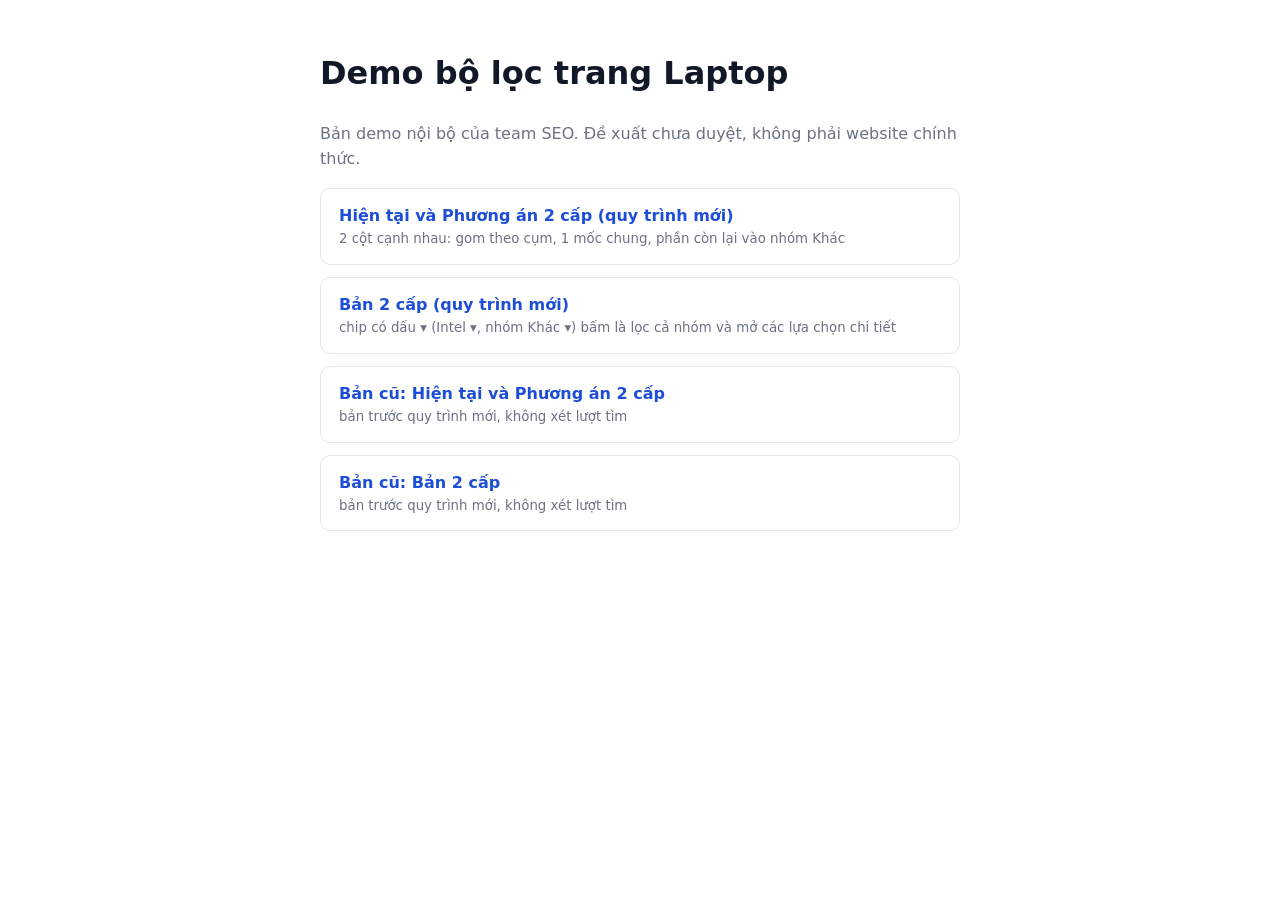
<file: index.html>
<!doctype html><html lang="vi"><head><meta charset="utf-8"><meta name="viewport" content="width=device-width,initial-scale=1">
<meta name="robots" content="noindex, nofollow"><title>Demo bộ lọc trang Laptop</title>
<style>body{font:16px/1.6 Inter,system-ui,sans-serif;max-width:640px;margin:48px auto;padding:0 20px;color:#111827}
a{display:block;margin:12px 0;padding:14px 18px;border:1px solid #e5e7eb;border-radius:10px;text-decoration:none;color:#1d4ed8;font-weight:600}
a small{display:block;font-weight:400;color:#6b7280}p{color:#6b7280}</style></head><body>
<h1>Demo bộ lọc trang Laptop</h1><p>Bản demo nội bộ của team SEO. Đề xuất chưa duyệt, không phải website chính thức.</p>
<a href="trinh-bay/">Hiện tại và Phương án 2 cấp (quy trình mới)<small>2 cột cạnh nhau: gom theo cụm, 1 mốc chung, phần còn lại vào nhóm Khác</small></a>
<a href="3-cap/">Bản 2 cấp (quy trình mới)<small>chip có dấu ▾ (Intel ▾, nhóm Khác ▾) bấm là lọc cả nhóm và mở các lựa chọn chi tiết</small></a>
<a href="trinh-bay-cu/">Bản cũ: Hiện tại và Phương án 2 cấp<small>bản trước quy trình mới, không xét lượt tìm</small></a>
<a href="2-cap-cu/">Bản cũ: Bản 2 cấp<small>bản trước quy trình mới, không xét lượt tìm</small></a>
</body></html>
</file>
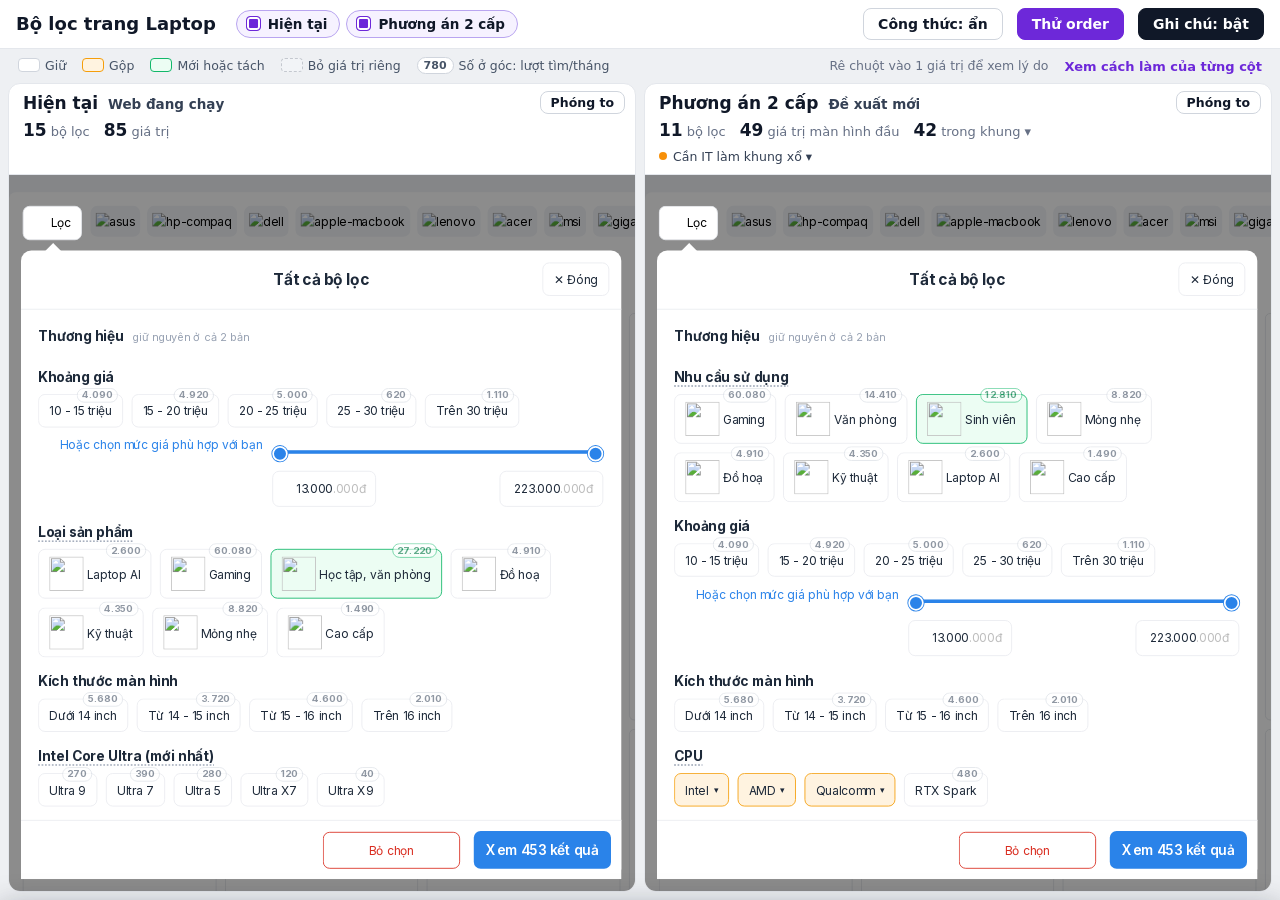
<file: trinh-bay-cu/index.html>
<!doctype html>
<html lang="vi"><head><meta charset="utf-8"><meta name="viewport" content="width=device-width,initial-scale=1">
<meta name="robots" content="noindex, nofollow">
<title>Bộ lọc Laptop: Hiện tại và Phương án 2 cấp</title>
<style>
:root { --ink:#101828; --mut:#667085; --line:#e4e7ec; --bg:#eef0f3; --card:#fff; --tim:#6d28d9;
  --gop:#f59e0b; --gop-bg:#fff3e0; --moi:#12b76a; --moi-bg:#ecfdf3; --an:#c4c8cf; --an-bg:#f2f4f7; }
* { box-sizing: border-box; }
html, body { margin: 0; height: 100%; background: var(--bg); color: var(--ink); font: 15px/1.45 Inter, system-ui, -apple-system, "Segoe UI", sans-serif; }
body { display: flex; flex-direction: column; overflow-x: hidden; overflow-y: auto; }   /* màn hình thấp: trang cuộn dọc, bảng lọc không bị bóp */
.top { display: flex; align-items: center; gap: 8px 14px; flex-wrap: wrap; padding: 8px 16px; background: #fff; border-bottom: 1px solid var(--line); }
.top h1 { font-size: 18px; margin: 0 6px 0 0; white-space: nowrap; }
.sp { flex: 1; }
.tog { display: flex; gap: 6px; flex-wrap: wrap; }
.tg { font: 600 13.5px Inter, system-ui, sans-serif; border: 1px solid #d0d5dd; background: #fff; color: #98a2b3; border-radius: 999px; padding: 5px 12px 5px 9px; cursor: pointer; white-space: nowrap; }
.tg::before { content: ""; display: inline-block; width: 13px; height: 13px; border-radius: 4px; border: 1.5px solid #d0d5dd; margin-right: 7px; vertical-align: -2px; }
.tg[aria-pressed="true"] { color: var(--ink); border-color: #b9a5f0; background: #f6f2ff; }
.tg[aria-pressed="true"]::before { background: var(--tim); border-color: var(--tim); box-shadow: inset 0 0 0 2px #fff; }
.btn { font: 600 14px Inter, system-ui, sans-serif; border: 1px solid #d0d5dd; background: #fff; color: var(--ink); border-radius: 8px; padding: 7px 14px; cursor: pointer; white-space: nowrap; }
.btn:hover { background: #f9fafb; } .btn.on { background: var(--ink); color: #fff; border-color: var(--ink); }
.btn.chinh { background: var(--tim); border-color: var(--tim); color: #fff; } .btn.chinh:hover { background: #5b21b6; }
.sub { display: flex; gap: 4px 16px; flex-wrap: wrap; align-items: center; padding: 8px 18px 0; font-size: 12.5px; color: #475467; }
.sw { display: inline-block; width: 22px; height: 14px; border-radius: 4px; border: 1.5px solid #d0d5dd; background: #fff; vertical-align: -2px; margin-right: 5px; }
.sw.gop { background: var(--gop-bg); border-color: var(--gop); } .sw.moi { background: var(--moi-bg); border-color: var(--moi); }
.sw.an { background: var(--an-bg); border-color: var(--an); border-style: dashed; }
.so { display: inline-block; font: 700 11px/1 Inter, system-ui, sans-serif; padding: 2px 6px; border-radius: 999px; border: 1px solid #d0d5dd; color: #475467; background: #fff; margin-right: 5px; vertical-align: 1px; }
.so.it { color: #b45309; border-color: var(--gop); }
.hint { color: var(--mut); }
.cols { flex: 1 0 auto; display: grid; grid-template-columns: repeat(4, minmax(0, 1fr)); grid-template-rows: auto minmax(460px, 1fr); gap: 0 8px; padding: 8px; }
.col { display: grid; grid-row: span 2; grid-template-rows: subgrid; min-width: 0; min-height: 0; background: var(--card); border: 1px solid var(--line); border-radius: 12px; overflow: hidden; }   /* subgrid: phần đầu 4 cột cao bằng nhau, bảng lọc bắt đầu ngang hàng */
.col.tat { display: none; }
.head { padding: 7px 10px 7px 14px; border-bottom: 1px solid var(--line); }
.h1r { display: grid; grid-template-columns: minmax(0, 1fr) auto; gap: 8px; align-items: start; }
.ten { display: flex; align-items: baseline; gap: 0 10px; flex-wrap: wrap; }
.head h2 { margin: 0; font-size: 17px; white-space: nowrap; }
.mota { font-size: 13.5px; color: #344054; font-weight: 600; }
.head .b-full { padding: 3px 10px; font-size: 12.5px; }
.h2r { display: flex; align-items: baseline; gap: 2px 14px; flex-wrap: wrap; margin-top: 2px; }
.stat { white-space: nowrap; font-size: 13px; color: var(--mut); }
.stat b { font-size: 17px; color: var(--ink); margin-right: 4px; }
.how { font-size: 12.5px; color: #344054; white-space: nowrap; }
.how::before { content: ""; display: inline-block; width: 8px; height: 8px; border-radius: 50%; background: #12b76a; margin-right: 6px; vertical-align: 1px; }
.col[data-ban="pa3"] .how::before { background: #f79009; }
.frame { position: relative; min-height: 0; overflow: hidden; background: #fff; }
.frame iframe { position: absolute; left: 0; top: 0; border: 0; width: 1200px; transform-origin: 0 0; background: #fff; }
body.full .cols { grid-template-columns: 1fr !important; }
body.full .col:not(.big) { display: none; }
.drawer { position: fixed; left: 0; right: 0; bottom: 0; z-index: 20; max-height: 82vh; overflow: auto; background: #fff; border-top: 1px solid var(--line);
  box-shadow: 0 -10px 30px rgba(16,24,40,.18); transform: translateY(105%); transition: transform .2s ease; padding: 16px 20px 22px; }
.drawer.open { transform: none; }
.dh { display: flex; align-items: center; gap: 12px; flex-wrap: wrap; margin-bottom: 12px; }
.drawer h3 { margin: 0; font-size: 19px; }
.pill { display: inline-block; background: #f4ebff; color: #53389e; font-weight: 600; border-radius: 999px; padding: 4px 12px; font-size: 14px; }
/* Dải công thức ở đầu trang: vì sao gộp, công thức, mốc của Laptop, rule. Đây là phần cần đọc trước khi nhìn 4 cột. */
.ct { display: grid; grid-template-columns: minmax(0, 1.1fr) minmax(0, 1.35fr) minmax(0, 1fr) minmax(0, 1fr); gap: 8px; padding: 8px 8px 0; }
.ct-b { background: #fff; border: 1px solid var(--line); border-radius: 12px; padding: 9px 14px 10px; min-width: 0; }
.ct-b.chinh { border-color: #cdbdf7; background: #faf8ff; }
.ct-n { font-size: 11.5px; font-weight: 700; letter-spacing: .05em; text-transform: uppercase; color: var(--mut); margin-bottom: 5px; }
.ct-l { font-size: 16px; font-weight: 700; line-height: 1.5; }
.ct-l.to { font-size: 24px; line-height: 1.15; } .ct-l.to small { font-size: 14px; font-weight: 600; color: #344054; margin-left: 4px; }
.ct-s { font-size: 13.5px; color: #344054; margin-top: 3px; }
.o { display: inline-block; background: #f4ebff; color: #53389e; border-radius: 6px; padding: 0 7px; white-space: nowrap; }
.pt { color: var(--mut); font-weight: 500; margin: 0 2px; }
.thanh { display: grid; grid-template-columns: 62px minmax(0, 1fr) auto; gap: 8px; align-items: center; font-size: 13.5px; margin-top: 5px; }
.thanh .tn { color: var(--mut); }
.thanh .tv { display: block; height: 12px; border-radius: 6px; background: #f2f4f7; overflow: hidden; }
.thanh .tv b { display: block; height: 100%; min-width: 4px; border-radius: 6px; background: var(--gop); }
.thanh .tv b.lt { background: var(--tim); }
.thanh .ts b { font-size: 16px; }
.ct ul { margin: 0; padding-left: 17px; font-size: 14px; line-height: 1.5; }
.lk { font: 600 13px Inter, system-ui, sans-serif; color: var(--tim); background: none; border: 0; padding: 0; cursor: pointer; white-space: nowrap; }
.lk:hover { text-decoration: underline; }
body.an-luat .ct, body.an-luat .the, body.an-luat .moc-lg, body.an-luat #d-thu .pill, body.an-luat #d-thu .keo { display: none; }
/* Đầu cột: tên, số, 1 thẻ cho biết cột có áp dụng công thức không. Cách gộp chi tiết chỉ hiện khi bấm nút "Xem cách gộp" ở dòng chú giải. */
.cg { display: flex; align-items: center; gap: 4px 10px; flex-wrap: wrap; margin-top: 6px; }
.the { font-size: 12.5px; font-weight: 700; border-radius: 999px; padding: 3px 10px; white-space: nowrap; }
.the.co { background: #f4ebff; color: #53389e; } .the.khong { background: #fff3e0; color: #b45309; } .the.chua { background: #f2f4f7; color: #475467; }
.lc { margin-top: 6px; padding-top: 6px; border-top: 1px dashed var(--line); font-size: 13.5px; line-height: 1.38; }
.lc-t { font-weight: 700; color: #53389e; }
.col[data-ban="hien-tai"] .lc-t { color: #475467; }
.lc ul { margin: 3px 0 0; padding-left: 17px; }
.lc li { margin: 2px 0; }
.lc .vd { color: var(--mut); font-size: 12.5px; }
.lc-l { margin-top: 4px; font-size: 12.5px; color: #b54708; }
.lc-l::before { content: "Lưu ý: "; font-weight: 700; }
body:not(.mo-ct) .lc { display: none; }
/* Bảng "Cách tính" kéo lên từ đáy */
.ctg { display: grid; grid-template-columns: minmax(0, 1fr) minmax(0, 1.5fr) minmax(0, 1fr); gap: 10px; }
.ctg ol, .ctg ul { margin: 6px 0 0; padding-left: 20px; font-size: 14.5px; line-height: 1.6; }
.ctg table { border-collapse: collapse; width: 100%; font-size: 14px; margin-top: 6px; }
.ctg th { text-align: right; font-weight: 600; color: var(--mut); font-size: 12.5px; padding: 4px 8px; border-bottom: 1px solid var(--line); }
.ctg td { text-align: right; padding: 6px 8px; border-bottom: 1px solid #f2f4f7; font-variant-numeric: tabular-nums; }
.ctg th:first-child, .ctg td:first-child { text-align: left; }
.ctg td.g { font-weight: 800; }
.ctg .kq { font-size: 12.5px; padding: 2px 10px; }
.ctg .cthuc { font-size: 15.5px; font-weight: 700; line-height: 1.7; }
.cards { display: grid; grid-template-columns: repeat(3, minmax(0, 1fr)); gap: 10px; }
.card { border: 1px solid var(--line); border-radius: 10px; padding: 12px 14px; }
.card h4 { margin: 0; font-size: 16px; }
.card .mt { font-size: 13.5px; color: #344054; font-weight: 600; margin-bottom: 6px; }
.vds { display: flex; gap: 8px; flex-wrap: wrap; margin-bottom: 12px; }
.vd-b { font: 600 13.5px Inter, system-ui, sans-serif; border: 1px solid #d0d5dd; background: #fff; border-radius: 8px; padding: 6px 12px; cursor: pointer; }
.vd-b small { font-weight: 500; color: var(--mut); margin-left: 6px; }
.vd-b.on { border-color: var(--tim); background: #f6f2ff; }
.keo { display: flex; align-items: center; gap: 14px; flex-wrap: wrap; margin-bottom: 14px; }
.keo label { font-weight: 600; }
.keo input[type=range] { flex: 1; min-width: 200px; max-width: 520px; accent-color: var(--tim); }
.keo output { font-size: 22px; font-weight: 800; min-width: 70px; }
.kq { font-weight: 700; border-radius: 999px; padding: 4px 12px; font-size: 14px; }
.kq.du { background: var(--moi-bg); color: #067647; } .kq.chua { background: var(--gop-bg); color: #b45309; }
.card .c { font-size: 17px; font-weight: 700; margin-top: 4px; }
.card .t { font-size: 13.5px; color: #344054; white-space: pre-line; margin-top: 2px; }
.card .tag { display: inline-block; margin-top: 8px; font-size: 12.5px; font-weight: 700; border-radius: 999px; padding: 3px 10px; background: #f2f4f7; color: #475467; }
.card .tag.them { background: #fef3f2; color: #b42318; }
@media (prefers-reduced-motion: reduce) { .drawer { transition: none; } }
@media (max-width: 1250px) { .ct { grid-template-columns: repeat(2, minmax(0, 1fr)); } .ctg { grid-template-columns: 1fr; } }
@media (max-width: 900px) {
  body { overflow: auto; height: auto; } html { height: auto; }
  .cols { grid-template-columns: 1fr !important; grid-template-rows: none; gap: 8px; } .col { height: 86vh; grid-row: auto; grid-template-rows: auto minmax(0, 1fr); }
  .cards, .ct, .ctg { grid-template-columns: 1fr; }
  .hint { display: none; }
}
</style></head>
<body class="an-luat">
<div class="top">
  <h1>Bộ lọc trang Laptop</h1>
  <div class="tog" id="tog" role="group" aria-label="Chọn cột để xem"></div>
  <span class="sp"></span>
  <button class="btn" id="b-luat">Công thức: ẩn</button>
  <button class="btn chinh" id="b-thu">Thử order</button>
  <button class="btn on" id="b-ghi">Ghi chú: bật</button>
</div>
<div class="ct" id="ct"></div>
<div class="sub">
  <span><i class="sw"></i>Giữ</span>
  <span><i class="sw gop"></i>Gộp</span>
  <span><i class="sw moi"></i>Mới hoặc tách</span>
  <span><i class="sw an"></i>Bỏ giá trị riêng</span>
  <span><i class="so">780</i>Số ở góc: lượt tìm/tháng</span>
  <span class="moc-lg"><i class="so it">50</i>Màu cam: chưa đủ <b id="moc-1"></b> lượt</span>
  <span class="sp"></span>
  <span class="hint">Rê chuột vào 1 giá trị để xem lý do</span>
  <button class="lk" id="b-chi-tiet">Xem cách làm của từng cột</button>
</div>
<div class="cols" id="cols"></div>

<div class="drawer" id="d-ct" aria-hidden="true">
  <div class="dh"><h3>Cách tính: 1 giá trị chiếm chỗ gấp mấy lần</h3><span class="sp"></span><button class="btn b-dong">Đóng</button></div>
  <div class="ctg" id="ctg"></div>
</div>

<div class="drawer" id="d-thu" aria-hidden="true">
  <div class="dh"><h3>Thử order 1 giá trị mới</h3><span class="pill">Mốc <span id="moc-3"></span> lượt tìm/tháng</span><span class="sp"></span><button class="btn b-dong">Đóng</button></div>
  <div class="vds" id="vds"></div>
  <div class="keo"><label for="luot">Lượt tìm/tháng</label><input type="range" id="luot" min="0" max="1000" step="10"><output id="luot-so" for="luot"></output><span class="kq" id="luot-kq"></span></div>
  <div class="cards" id="thu-kq"></div>
</div>

<script>
const CFG = {"moc": 200, "thu_order": [{"ten": "Core Ultra X9", "luot": 40, "kieu": "ten", "bo_loc": "CPU", "pa1_gop": "Core Ultra X", "pa2_gop": "CPU khác", "pa3": "Nằm trong khung Intel ▾", "pa3_them": false}, {"ten": "Ryzen AI Max 300", "luot": 190, "kieu": "ten", "bo_loc": "CPU", "pa1_gop": "Ryzen AI", "pa2_gop": "CPU khác", "pa3": "Nằm trong khung AMD ▾", "pa3_them": false}, {"ten": "Core i5", "luot": 2070, "kieu": "ten", "bo_loc": "CPU", "pa1_gop": "", "pa2_gop": "", "pa3": "Nằm trong khung Intel ▾", "pa3_them": false}, {"ten": "RAM 24 GB", "luot": 50, "kieu": "so-do", "bo_loc": "RAM", "pa1_gop": "24 - 32 GB", "pa2_gop": "24 - 32 GB", "pa3": "Hiện thẳng ở màn hình đầu, tên 24 GB", "pa3_them": true}, {"ten": "CPU dòng mới của Intel", "luot": 0, "kieu": "moi", "bo_loc": "CPU", "pa1_gop": "", "pa2_gop": "", "pa3": "Nằm trong khung Intel ▾", "pa3_them": false}, {"ten": "Tiện ích mới", "luot": 0, "kieu": "moi", "bo_loc": "Tiện ích", "pa1_gop": "", "pa2_gop": "", "pa3": "Hiện thẳng ở màn hình đầu", "pa3_them": true}], "ct": {"he_so": 10, "tong": 173540, "so_gt": 85, "chia_deu": 2042, "moc_tho": 204, "pt_cho_1": "1,18%", "duoi": 43, "duoi_luot": 2370, "pt_cho": 51, "pt_luot_so": 1.37, "pt_luot": "1,4", "gap_nhom": 37, "vd": [{"ten": "Gaming", "luot": 60080, "pt_luot": "34,6%", "gap": "0,03", "gop": false}, {"ten": "RAM 16 GB", "luot": 790, "pt_luot": "0,46%", "gap": "2,6", "gop": false}, {"ten": "SSD 256 GB", "luot": 130, "pt_luot": "0,075%", "gap": "16", "gop": true}, {"ten": "RAM 24 GB", "luot": 50, "pt_luot": "0,029%", "gap": "41", "gop": true}, {"ten": "240 Hz", "luot": 40, "pt_luot": "0,023%", "gap": "51", "gop": true}], "vd_buoc": 3}, "ban": [{"id": "hien-tai", "ten": "Hiện tại", "mo_ta": "Web đang chạy", "cau": "", "luat": {"ap": "chua", "the": "Chưa có rule", "tieu_de": "Order giá trị nào thì tạo giá trị đó", "y": [["43 trên 85 giá trị chưa đủ 200 lượt tìm/tháng", ""]], "luu": ""}, "bo_loc": 15, "dau": 85, "khung": 0}, {"id": "pa3", "ten": "Phương án 2 cấp", "mo_ta": "Đề xuất mới", "cau": "Cần IT làm khung xổ ▾", "luat": {"ap": "khong", "the": "Không áp dụng công thức", "tieu_de": "Không gộp giá trị nào, chia 2 cấp", "y": [["Không xét mốc 200 lượt: giá trị nào còn máy cũng có mặt", ""], ["Màn hình đầu chỉ hiện nhóm lớn", "Intel ▾, AMD ▾ và Qualcomm ▾"], ["Bấm nhóm là lọc cả nhóm, đồng thời mở các giá trị chi tiết", "Bấm Intel ra mọi máy chip Intel, bấm thêm Core i5 ra máy Core i5"], ["Giá trị order thêm nằm trong khung, màn hình đầu không dài ra", ""]], "luu": ""}, "bo_loc": 11, "dau": 49, "khung": 42}]};
const esc = s => String(s).replace(/[&<>"]/g, c => ({ '&': '&amp;', '<': '&lt;', '>': '&gt;', '"': '&quot;' }[c]));
const so = n => String(n).replace(/\B(?=(\d{3})+(?!\d))/g, '.');
const $ = s => document.querySelector(s), $$ = s => [...document.querySelectorAll(s)];
['#moc-1', '#moc-3'].forEach(s => $(s).textContent = CFG.moc);

/* ---------- dải công thức và bảng "Cách tính" ---------- */
const CT = CFG.ct, o = t => `<span class="o">${t}</span>`, chia = '<span class="pt">÷</span>';
$('#ct').innerHTML = `
  <div class="ct-b"><div class="ct-n">Vì sao gộp</div>
    <div class="ct-s"><b>${CT.duoi} trên ${CT.so_gt}</b> giá trị chưa đủ mốc</div>
    <div class="thanh"><span class="tn">Chiếm</span><i class="tv"><b style="width:${CT.pt_cho}%"></b></i><span class="ts"><b>${CT.pt_cho}%</b> số chỗ</span></div>
    <div class="thanh"><span class="tn">Mang về</span><i class="tv"><b class="lt" style="width:${CT.pt_luot_so}%"></b></i><span class="ts"><b>${CT.pt_luot}%</b> lượt tìm</span></div></div>
  <div class="ct-b chinh"><div class="ct-n">Công thức</div>
    <div class="ct-l">Chiếm chỗ gấp mấy lần <span class="pt">=</span> ${o('% số chỗ')} ${chia} ${o('% lượt tìm')}</div>
    <div class="ct-s"><b>Gấp từ ${CT.he_so} lần trở lên thì gộp</b></div>
    <div class="ct-s"><button class="lk" id="b-ct">Xem cách tính</button></div></div>
  <div class="ct-b"><div class="ct-n">Mốc của Laptop</div>
    <div class="ct-l to">${CFG.moc}<small>lượt tìm/tháng</small></div>
    <div class="ct-s">${so(CT.tong)} lượt ${chia} ${CT.so_gt} giá trị ${chia} ${CT.he_so}, làm tròn</div></div>
  <div class="ct-b"><div class="ct-n">Rule</div>
    <ul><li><b>Từ ${CFG.moc} lượt:</b> có giá trị riêng</li><li><b>Chưa đủ ${CFG.moc} lượt:</b> gộp</li><li><b>Đã tạo thì không gỡ</b></li></ul></div>`;
const vb = CT.vd[CT.vd_buoc];
$('#ctg').innerHTML = `
  <div class="card"><h4>Tính thử ${esc(vb.ten)}</h4>
    <ol><li>% số chỗ = 1 ${chia} ${CT.so_gt} giá trị = <b>${CT.pt_cho_1}</b></li>
      <li>% lượt tìm = ${so(vb.luot)} ${chia} ${so(CT.tong)} lượt = <b>${vb.pt_luot}</b></li>
      <li>${CT.pt_cho_1} ${chia} ${vb.pt_luot} = <b>gấp ${vb.gap} lần</b></li></ol>
    <div class="ct-s">Quá ${CT.he_so} lần nên <span class="kq chua">Gộp</span></div></div>
  <div class="card"><h4>5 giá trị đang có trên web</h4>
    <table><tr><th>Giá trị</th><th>Lượt tìm</th><th>% số chỗ</th><th>% lượt tìm</th><th>Chiếm chỗ gấp</th><th>Kết quả</th></tr>
    ${CT.vd.map(v => `<tr><td>${esc(v.ten)}</td><td>${so(v.luot)}</td><td>${CT.pt_cho_1}</td><td>${v.pt_luot}</td><td class="g">${v.gap} lần</td>
      <td><span class="kq ${v.gop ? 'chua' : 'du'}">${v.gop ? 'Gộp' : 'Giữ riêng'}</span></td></tr>`).join('')}</table></div>
  <div class="card"><h4>Đổi ra mốc để tra nhanh</h4>
    <div class="cthuc">Mốc <span class="pt">=</span> ${o('Tổng lượt tìm')} ${chia} ${o('Số giá trị')} ${chia} ${CT.he_so}</div>
    <ul><li>Chia đều thì mỗi giá trị mang về ${so(CT.tong)} ${chia} ${CT.so_gt} = <b>${so(CT.chia_deu)} lượt</b></li>
      <li>Gấp ${CT.he_so} lần nghĩa là mang về chưa bằng 1 phần ${CT.he_so} mức chia đều</li>
      <li>${so(CT.chia_deu)} ${chia} ${CT.he_so} = ${CT.moc_tho}, làm tròn <b>${CFG.moc} lượt tìm/tháng</b></li>
      <li>Ngành hàng khác: thay tổng lượt tìm và số giá trị của ngành đó</li></ul></div>`;

/* ---------- 4 cột ---------- */
const cols = $('#cols');
cols.innerHTML = CFG.ban.map(b => `<section class="col" data-ban="${b.id}">
  <div class="head">
    <div class="h1r"><div class="ten"><h2>${esc(b.ten)}</h2><span class="mota">${esc(b.mo_ta)}</span></div><button class="btn b-full">Phóng to</button></div>
    <div class="h2r"><span class="stat"><b>${b.bo_loc}</b>bộ lọc</span><span class="stat"><b>${b.dau}</b>giá trị${b.khung ? ' màn hình đầu' : ''}</span>${b.khung ? `<span class="stat"><b>${b.khung}</b>trong khung ▾</span>` : ''}</div>
    <div class="cg"><span class="the ${b.luat.ap}">${esc(b.luat.the)}</span>${b.cau ? `<span class="how">${esc(b.cau)}</span>` : ''}</div>
    <div class="lc"><div class="lc-t">${esc(b.luat.tieu_de)}</div>
      <ul>${b.luat.y.map(y => `<li>${esc(y[0])}${y[1] ? `<div class="vd">Ví dụ: ${esc(y[1])}</div>` : ''}</li>`).join('')}</ul>
      ${b.luat.luu ? `<div class="lc-l">${esc(b.luat.luu)}</div>` : ''}</div>
  </div>
  <div class="frame"><iframe src="cot-${b.id}.html" title="Trang Laptop, bản ${esc(b.ten)}"></iframe></div></section>`).join('');
$('#tog').innerHTML = CFG.ban.map(b => `<button class="tg" data-ban="${b.id}" aria-pressed="true">${esc(b.ten)}</button>`).join('');
cols.style.gridTemplateColumns = `repeat(${CFG.ban.length}, minmax(0, 1fr))`;

const frames = $$('.col iframe');
let notesOn = true;
const send = (f, m) => f.contentWindow && f.contentWindow.postMessage(Object.assign({ tb: 1 }, m), '*');
const rong = new Map();                               // bề ngang mỗi cột cần hiện: tới mép phải bảng Lọc (cột tự báo)
const popw = new Map();                               // bề ngang bảng Lọc đã báo cho từng cột
function layout() {                                   // phóng phần bảng Lọc cho vừa bề ngang cột; phần lưới máy bên phải bị cắt
  const full = document.body.classList.contains('full');
  for (const f of frames) {
    const box = f.parentElement, w = box.clientWidth, h = box.clientHeight;
    if (!w) continue;
    // cột hẹp thì bảng Lọc hẹp theo, để chữ không bị thu quá nhỏ
    const pw = Math.round(Math.min(720, Math.max(440, w / 0.85 - 40)) / 20) * 20;
    if (popw.get(f) !== pw) { popw.set(f, pw); send(f, { type: 'pop', w: pw }); }
    const W0 = rong.get(f) || pw + 40;
    const s = Math.min(w / W0, full ? 1.6 : 1.3);      // chỉ còn 1 cột thì không phóng quá to, đặt bảng Lọc vào giữa
    f.style.width = W0 + 'px';                         // khung chỉ rộng tới mép bảng Lọc, không lộ lưới máy phía sau
    f.style.left = Math.max(0, (w - W0 * s) / 2) + 'px';
    f.style.transform = `scale(${s})`;
    f.style.height = Math.ceil(h / s) + 'px';
    send(f, { type: 'k', k: Math.min(2.6, Math.max(1, 1 / s)).toFixed(3) });
  }
}
addEventListener('resize', layout);
addEventListener('message', e => {
  const m = e.data; if (!m || !m.tb) return;
  const src = frames.find(f => f.contentWindow === e.source); if (!src) return;
  if (m.type === 'san-sang') { popw.delete(src); layout(); send(src, { type: 'ghi-chu', on: notesOn }); send(src, { type: 'moc', on: !document.body.classList.contains('an-luat') }); return; }
  if (['chon', 'nhom', 'bo'].includes(m.type)) frames.forEach(f => send(f, m));
  else if (m.type === 'rong' && rong.get(src) !== m.w) { rong.set(src, m.w); layout(); }
});

/* ---------- bật tắt cột: so 2 bản cạnh nhau cho dễ nhìn ---------- */
function soCot() {
  const n = $$('.col:not(.tat)').length;
  cols.style.gridTemplateColumns = `repeat(${n}, minmax(0, 1fr))`;
  requestAnimationFrame(layout);
}
$('#tog').addEventListener('click', e => {
  const b = e.target.closest('.tg'); if (!b) return;
  const on = b.getAttribute('aria-pressed') !== 'true';
  if (!on && $$('.tg[aria-pressed="true"]').length === 1) return;      // luôn còn ít nhất 1 cột
  b.setAttribute('aria-pressed', String(on));
  const col = $(`.col[data-ban="${b.dataset.ban}"]`);
  col.classList.toggle('tat', !on);
  if (!on && col.classList.contains('big')) setFull(null);
  soCot();
});

const bGhi = $('#b-ghi');
bGhi.onclick = () => {
  notesOn = !notesOn;
  bGhi.classList.toggle('on', notesOn); bGhi.textContent = notesOn ? 'Ghi chú: bật' : 'Ghi chú: tắt';
  frames.forEach(f => send(f, { type: 'ghi-chu', on: notesOn }));
};
function setFull(col) {
  $$('.col').forEach(c => { c.classList.toggle('big', c === col); c.querySelector('.b-full').textContent = c === col ? 'Thu nhỏ' : 'Phóng to'; });
  document.body.classList.toggle('full', !!col);
  requestAnimationFrame(layout);
}
cols.addEventListener('click', e => {
  const b = e.target.closest('.b-full'); if (!b) return;
  const col = b.closest('.col');
  setFull(col.classList.contains('big') ? null : col);
});

/* ---------- 2 bảng kéo lên: Cách tính và Thử order (mỗi lúc chỉ mở 1 bảng) ---------- */
const dThu = $('#d-thu'), dCt = $('#d-ct');
function setDrawer(d, o) {
  for (const x of [dThu, dCt]) { const mo = x === d && o; x.classList.toggle('open', mo); x.setAttribute('aria-hidden', String(!mo)); }
}
$('#b-thu').onclick = () => setDrawer(dThu, !dThu.classList.contains('open'));
$('#b-ct').onclick = () => setDrawer(dCt, !dCt.classList.contains('open'));
$$('.b-dong').forEach(b => b.onclick = () => setDrawer(null, false));
addEventListener('keydown', e => { if (e.key === 'Escape') { setDrawer(null, false); setFull(null); } });
const bLuat = $('#b-luat');                           // dải công thức nằm sẵn trên trang; ẩn đi khi cần thêm chỗ cho bảng lọc
bLuat.onclick = () => {
  const an = document.body.classList.toggle('an-luat');
  bLuat.classList.toggle('on', !an); bLuat.textContent = an ? 'Công thức: ẩn' : 'Công thức: hiện';
  frames.forEach(f => send(f, { type: 'moc', on: !an }));
  requestAnimationFrame(layout);
};
$('#b-chi-tiet').onclick = e => {                     // 1 nút mở cách gộp ở đầu cả 4 cột, để so ngang
  const mo = document.body.classList.toggle('mo-ct');
  e.currentTarget.textContent = mo ? 'Thu gọn cách làm' : 'Xem cách làm của từng cột';
  requestAnimationFrame(layout);
};

let vd = CFG.thu_order[0], luot = vd.luot;
function ketQua(v, n) {
  const them = { c: 'Có giá trị riêng', t: `Bộ lọc ${v.bo_loc} dài thêm`, them: 1 }, r = {};
  if (n >= CFG.moc) r.pa1 = r.pa2 = them;
  else if (v.kieu === 'so-do') r.pa1 = r.pa2 = { c: v.pa1_gop ? `Gộp vào ${v.pa1_gop}` : 'Gộp với mức kề ít lượt tìm hơn' };
  else if (v.kieu === 'moi') {
    r.pa1 = { c: 'Có 1 giá trị mang tên dòng mới', t: 'Giá trị cùng dòng ra sau thì vào chung, không thêm nữa', them: 1 };
    r.pa2 = { c: `Vào ${v.bo_loc} khác` };
  } else {
    r.pa1 = { c: v.pa1_gop ? `Vào chung ${v.pa1_gop}` : 'Gộp với giá trị cùng dòng' };
    r.pa2 = { c: `Vào ${v.pa2_gop || v.bo_loc + ' khác'}` };
  }
  r.pa3 = { c: v.pa3, t: 'Không cần xét lượt tìm', them: v.pa3_them, dau: 'Màn hình đầu ' };
  r['hien-tai'] = { c: 'Có giá trị riêng', t: 'Order giá trị nào thì tạo giá trị đó', them: 1, dau: 'Màn hình đầu ' };
  return r;
}
function veThu() {
  $('#vds').innerHTML = CFG.thu_order.map((v, i) => `<button class="vd-b${v === vd ? ' on' : ''}" data-i="${i}">${esc(v.ten)}${v.luot ? `<small>${so(v.luot)} lượt</small>` : ''}</button>`).join('');
  $('#luot').value = Math.min(luot, 1000);
  $('#luot-so').textContent = so(luot);
  const du = luot >= CFG.moc, kq = $('#luot-kq');
  kq.textContent = du ? `Đủ ${CFG.moc} lượt tìm` : `Chưa đủ ${CFG.moc} lượt tìm`; kq.className = 'kq ' + (du ? 'du' : 'chua');
  const r = ketQua(vd, luot);
  $('#thu-kq').innerHTML = CFG.ban.filter(b => r[b.id]).map(b => `<div class="card"><h4>${esc(b.ten)}</h4><div class="mt">${esc(b.mo_ta)}</div>
    <div class="c">${esc(r[b.id].c)}</div><div class="t">${esc(r[b.id].t || '')}</div>
    <span class="tag${r[b.id].them ? ' them' : ''}">${esc((r[b.id].dau || '') + (r[b.id].them ? 'thêm 1 giá trị' : 'không thêm giá trị')).replace(/^./, c => c.toUpperCase())}</span></div>`).join('');
}
$('#vds').addEventListener('click', e => { const b = e.target.closest('.vd-b'); if (!b) return; vd = CFG.thu_order[+b.dataset.i]; luot = vd.luot; veThu(); });
$('#luot').addEventListener('input', e => { luot = +e.target.value; veThu(); });
veThu();
layout();
</script>
</body></html>
</file>
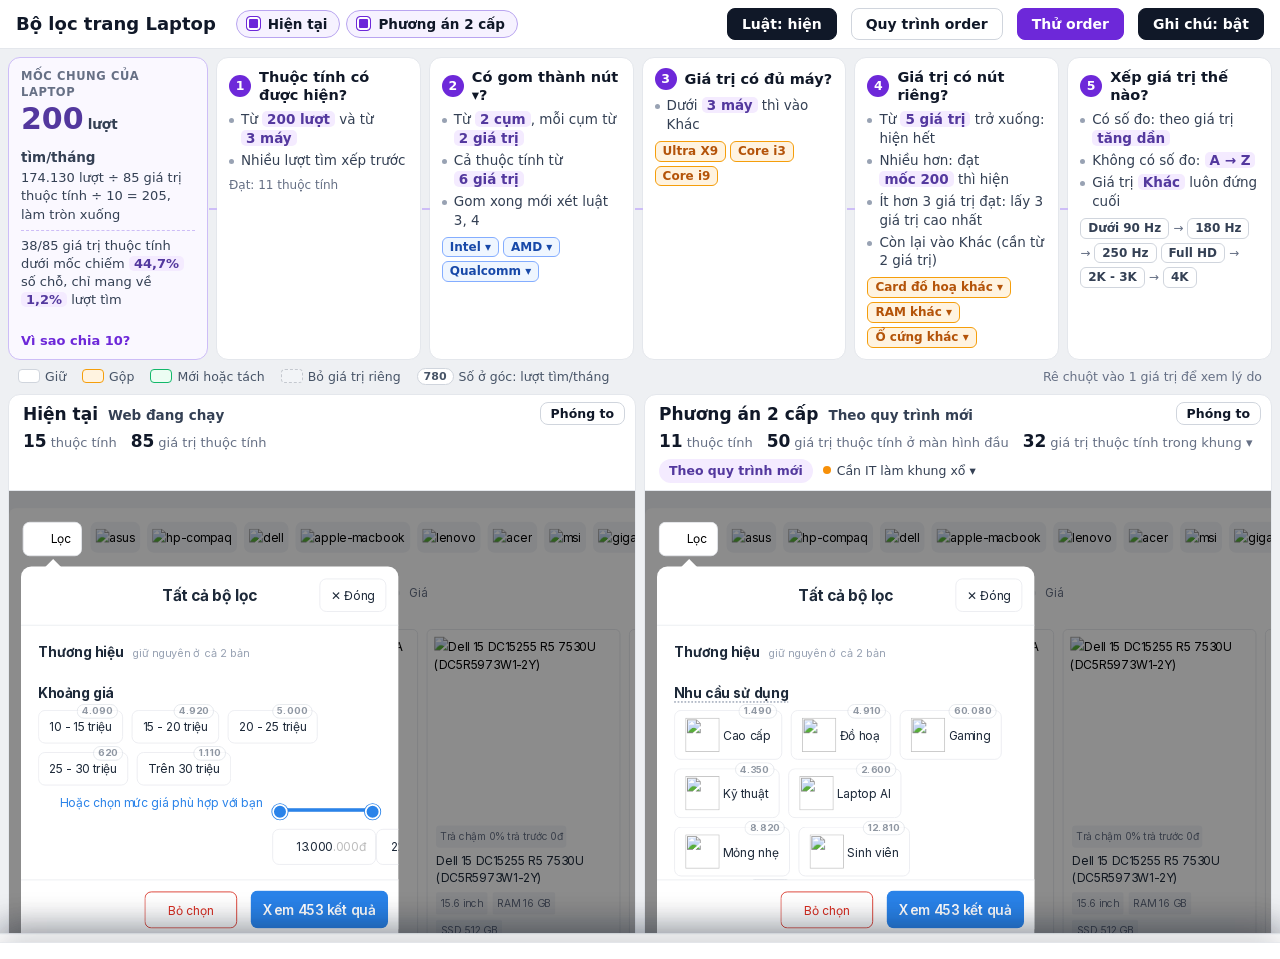
<file: trinh-bay/index.html>
<!doctype html>
<html lang="vi"><head><meta charset="utf-8"><meta name="viewport" content="width=device-width,initial-scale=1">
<meta name="robots" content="noindex, nofollow">
<title>Bộ lọc Laptop: Hiện tại và Phương án 2 cấp</title>
<style>
:root { --ink:#101828; --mut:#667085; --line:#e4e7ec; --bg:#eef0f3; --card:#fff; --tim:#6d28d9;
  --gop:#f59e0b; --gop-bg:#fff3e0; --moi:#12b76a; --moi-bg:#ecfdf3; --an:#c4c8cf; --an-bg:#f2f4f7; }
* { box-sizing: border-box; }
html, body { margin: 0; height: 100%; background: var(--bg); color: var(--ink); font: 15px/1.45 Inter, system-ui, -apple-system, "Segoe UI", sans-serif; }
body { display: flex; flex-direction: column; overflow-x: hidden; overflow-y: auto; }   /* màn hình thấp: trang cuộn dọc, bảng lọc không bị bóp */
.top { display: flex; align-items: center; gap: 8px 14px; flex-wrap: wrap; padding: 8px 16px; background: #fff; border-bottom: 1px solid var(--line); }
.top h1 { font-size: 18px; margin: 0 6px 0 0; white-space: nowrap; }
.sp { flex: 1; }
.tog { display: flex; gap: 6px; flex-wrap: wrap; }
.tg { font: 600 13.5px Inter, system-ui, sans-serif; border: 1px solid #d0d5dd; background: #fff; color: #98a2b3; border-radius: 999px; padding: 5px 12px 5px 9px; cursor: pointer; white-space: nowrap; }
.tg::before { content: ""; display: inline-block; width: 13px; height: 13px; border-radius: 4px; border: 1.5px solid #d0d5dd; margin-right: 7px; vertical-align: -2px; }
.tg[aria-pressed="true"] { color: var(--ink); border-color: #b9a5f0; background: #f6f2ff; }
.tg[aria-pressed="true"]::before { background: var(--tim); border-color: var(--tim); box-shadow: inset 0 0 0 2px #fff; }
.btn { font: 600 14px Inter, system-ui, sans-serif; border: 1px solid #d0d5dd; background: #fff; color: var(--ink); border-radius: 8px; padding: 7px 14px; cursor: pointer; white-space: nowrap; }
.btn:hover { background: #f9fafb; } .btn.on { background: var(--ink); color: #fff; border-color: var(--ink); }
.btn.chinh { background: var(--tim); border-color: var(--tim); color: #fff; } .btn.chinh:hover { background: #5b21b6; }
.sub { display: flex; gap: 4px 16px; flex-wrap: wrap; align-items: center; padding: 8px 18px 0; font-size: 12.5px; color: #475467; }
.sw { display: inline-block; width: 22px; height: 14px; border-radius: 4px; border: 1.5px solid #d0d5dd; background: #fff; vertical-align: -2px; margin-right: 5px; }
.sw.gop { background: var(--gop-bg); border-color: var(--gop); } .sw.moi { background: var(--moi-bg); border-color: var(--moi); }
.sw.an { background: var(--an-bg); border-color: var(--an); border-style: dashed; }
.so { display: inline-block; font: 700 11px/1 Inter, system-ui, sans-serif; padding: 2px 6px; border-radius: 999px; border: 1px solid #d0d5dd; color: #475467; background: #fff; margin-right: 5px; vertical-align: 1px; }
.so.it { color: #b45309; border-color: var(--gop); }
.hint { color: var(--mut); }
.cols { flex: 1 0 auto; display: grid; grid-template-columns: repeat(4, minmax(0, 1fr)); grid-template-rows: auto minmax(460px, 1fr); gap: 0 8px; padding: 8px; }
.col { display: grid; grid-row: span 2; grid-template-rows: subgrid; min-width: 0; min-height: 0; background: var(--card); border: 1px solid var(--line); border-radius: 12px; overflow: hidden; }   /* subgrid: phần đầu 4 cột cao bằng nhau, bảng lọc bắt đầu ngang hàng */
.col.tat { display: none; }
.head { padding: 7px 10px 7px 14px; border-bottom: 1px solid var(--line); }
.h1r { display: grid; grid-template-columns: minmax(0, 1fr) auto; gap: 8px; align-items: start; }
.ten { display: flex; align-items: baseline; gap: 0 10px; flex-wrap: wrap; }
.head h2 { margin: 0; font-size: 17px; white-space: nowrap; }
.mota { font-size: 13.5px; color: #344054; font-weight: 600; }
.head .b-full { padding: 3px 10px; font-size: 12.5px; }
.h2r { display: flex; align-items: baseline; gap: 2px 14px; flex-wrap: wrap; margin-top: 2px; }
.stat { white-space: nowrap; font-size: 13px; color: var(--mut); }
.stat b { font-size: 17px; color: var(--ink); margin-right: 4px; }
.how { font-size: 12.5px; color: #344054; white-space: nowrap; }
.how::before { content: ""; display: inline-block; width: 8px; height: 8px; border-radius: 50%; background: #12b76a; margin-right: 6px; vertical-align: 1px; }
.col[data-ban="pa3"] .how::before { background: #f79009; }
.frame { position: relative; min-height: 0; overflow: hidden; background: #fff; }
.frame iframe { position: absolute; left: 0; top: 0; border: 0; width: 1200px; transform-origin: 0 0; background: #fff; }
body.full .cols { grid-template-columns: 1fr !important; }
body.full .col:not(.big) { display: none; }
.drawer { position: fixed; left: 0; right: 0; bottom: 0; z-index: 20; max-height: 82vh; overflow: auto; background: #fff; border-top: 1px solid var(--line);
  box-shadow: 0 -10px 30px rgba(16,24,40,.18); transform: translateY(105%); transition: transform .2s ease; padding: 16px 20px 22px; }
.drawer.open { transform: none; }
.dh { display: flex; align-items: center; gap: 12px; flex-wrap: wrap; margin-bottom: 12px; }
.drawer h3 { margin: 0; font-size: 19px; }
.pill { display: inline-block; background: #f4ebff; color: #53389e; font-weight: 600; border-radius: 999px; padding: 4px 12px; font-size: 14px; }
/* Dải công thức ở đầu trang: vì sao gộp, công thức, mốc của Laptop, rule. Đây là phần cần đọc trước khi nhìn 4 cột. */
.ct { display: grid; grid-template-columns: minmax(0, 1.1fr) minmax(0, 1.35fr) minmax(0, 1fr) minmax(0, 1fr); gap: 8px; padding: 8px 8px 0; }
.ct-b { background: #fff; border: 1px solid var(--line); border-radius: 12px; padding: 9px 14px 10px; min-width: 0; }
.ct-b.chinh { border-color: #cdbdf7; background: #faf8ff; }
.ct-n { font-size: 11.5px; font-weight: 700; letter-spacing: .05em; text-transform: uppercase; color: var(--mut); margin-bottom: 5px; }
.ct-l { font-size: 16px; font-weight: 700; line-height: 1.5; }
.ct-l.to { font-size: 24px; line-height: 1.15; } .ct-l.to small { font-size: 14px; font-weight: 600; color: #344054; margin-left: 4px; }
.ct-s { font-size: 13.5px; color: #344054; margin-top: 3px; }
.o { display: inline-block; background: #f4ebff; color: #53389e; border-radius: 6px; padding: 0 7px; white-space: nowrap; }
.pt { color: var(--mut); font-weight: 500; margin: 0 2px; }
.thanh { display: grid; grid-template-columns: 62px minmax(0, 1fr) auto; gap: 8px; align-items: center; font-size: 13.5px; margin-top: 5px; }
.thanh .tn { color: var(--mut); }
.thanh .tv { display: block; height: 12px; border-radius: 6px; background: #f2f4f7; overflow: hidden; }
.thanh .tv b { display: block; height: 100%; min-width: 4px; border-radius: 6px; background: var(--gop); }
.thanh .tv b.lt { background: var(--tim); }
.thanh .ts b { font-size: 16px; }
.ct ul { margin: 0; padding-left: 17px; font-size: 14px; line-height: 1.5; }
.lk { font: 600 13px Inter, system-ui, sans-serif; color: var(--tim); background: none; border: 0; padding: 0; cursor: pointer; white-space: nowrap; }
.lk:hover { text-decoration: underline; }
body.an-luat .ct, body.an-luat .the, body.an-luat .moc-lg, body.an-luat #d-thu .pill, body.an-luat #d-thu .keo { display: none; }
body.qt #b-luat, body.qt .ct, body.qt #d-thu .pill { display: none !important; } body.qt #d-thu .keo { display: flex !important; } body.qt .the { display: inline-block !important; }
/* Đầu cột: tên, số, 1 thẻ cho biết cột có áp dụng công thức không. Cách gộp chi tiết chỉ hiện khi bấm nút "Xem cách gộp" ở dòng chú giải. */
.cg { display: flex; align-items: center; gap: 4px 10px; flex-wrap: wrap; margin-top: 6px; }
.the { font-size: 12.5px; font-weight: 700; border-radius: 999px; padding: 3px 10px; white-space: nowrap; }
.the.co { background: #f4ebff; color: #53389e; } .the.khong { background: #fff3e0; color: #b45309; } .the.chua { background: #f2f4f7; color: #475467; }
.lc { margin-top: 6px; padding-top: 6px; border-top: 1px dashed var(--line); font-size: 13.5px; line-height: 1.38; }
.lc-t { font-weight: 700; color: #53389e; }
.col[data-ban="hien-tai"] .lc-t { color: #475467; }
.lc ul { margin: 3px 0 0; padding-left: 17px; }
.lc li { margin: 2px 0; }
.lc .vd { color: var(--mut); font-size: 12.5px; }
.lc-l { margin-top: 4px; font-size: 12.5px; color: #b54708; }
.lc-l::before { content: "Lưu ý: "; font-weight: 700; }
body:not(.mo-ct) .lc { display: none; }
/* Bảng "Cách tính" kéo lên từ đáy */
.ctg { display: grid; grid-template-columns: minmax(0, 1fr) minmax(0, 1.5fr) minmax(0, 1fr); gap: 10px; }
.ctg ol, .ctg ul { margin: 6px 0 0; padding-left: 20px; font-size: 14.5px; line-height: 1.6; }
.ctg table { border-collapse: collapse; width: 100%; font-size: 14px; margin-top: 6px; }
.ctg th { text-align: right; font-weight: 600; color: var(--mut); font-size: 12.5px; padding: 4px 8px; border-bottom: 1px solid var(--line); }
.ctg td { text-align: right; padding: 6px 8px; border-bottom: 1px solid #f2f4f7; font-variant-numeric: tabular-nums; }
.ctg th:first-child, .ctg td:first-child { text-align: left; }
.ctg td.g { font-weight: 800; }
.ctg .kq { font-size: 12.5px; padding: 2px 10px; }
.ctg .cthuc { font-size: 15.5px; font-weight: 700; line-height: 1.7; }
.cards { display: grid; grid-template-columns: repeat(3, minmax(0, 1fr)); gap: 10px; }
.card { border: 1px solid var(--line); border-radius: 10px; padding: 12px 14px; }
.card h4 { margin: 0; font-size: 16px; }
.card .mt { font-size: 13.5px; color: #344054; font-weight: 600; margin-bottom: 6px; }
.vds { display: flex; gap: 8px; flex-wrap: wrap; margin-bottom: 12px; }
.vd-b { font: 600 13.5px Inter, system-ui, sans-serif; border: 1px solid #d0d5dd; background: #fff; border-radius: 8px; padding: 6px 12px; cursor: pointer; }
.vd-b small { font-weight: 500; color: var(--mut); margin-left: 6px; }
.vd-b.on { border-color: var(--tim); background: #f6f2ff; }
.keo { display: flex; align-items: center; gap: 14px; flex-wrap: wrap; margin-bottom: 14px; }
.keo label { font-weight: 600; }
.keo input[type=range] { flex: 1; min-width: 200px; max-width: 520px; accent-color: var(--tim); }
.keo output { font-size: 22px; font-weight: 800; min-width: 70px; }
.kq { font-weight: 700; border-radius: 999px; padding: 4px 12px; font-size: 14px; }
.kq.du { background: var(--moi-bg); color: #067647; } .kq.chua { background: var(--gop-bg); color: #b45309; }
.card .c { font-size: 17px; font-weight: 700; margin-top: 4px; }
.card .t { font-size: 13.5px; color: #344054; white-space: pre-line; margin-top: 2px; }
.card .tag { display: inline-block; margin-top: 8px; font-size: 12.5px; font-weight: 700; border-radius: 999px; padding: 3px 10px; background: #f2f4f7; color: #475467; }
.card .tag.them { background: #fef3f2; color: #b42318; }
.qt-form { display: flex; gap: 10px 14px; flex-wrap: wrap; margin-bottom: 12px; }
.qt-form label { display: flex; flex-direction: column; gap: 4px; font-size: 13px; font-weight: 600; color: #344054; }
.qt-form input, .qt-form select { font: 500 14px Inter, system-ui, sans-serif; border: 1px solid #d0d5dd; border-radius: 8px; padding: 7px 10px; min-width: 120px; background: #fff; color: var(--ink); }
.qt-form #qt-ten { min-width: 200px; } .qt-form input[type=number] { width: 120px; min-width: 0; }
.qt-ct { display: grid; grid-template-columns: repeat(3, minmax(0, 1fr)); gap: 10px 20px; margin-top: 12px; font-size: 13.5px; color: #344054; }
.qt-ct h4 { margin: 0 0 6px; font-size: 15px; color: var(--ink); } .qt-ct ol, .qt-ct ul { margin: 0; padding-left: 18px; } .qt-ct li { margin: 3px 0; } .qt-ct p { margin: 0; }
.qt-row { display: flex; flex-wrap: wrap; gap: 6px; align-items: center; margin-bottom: 8px; } .qt-row b { margin-right: 4px; }
.qt-chip { border: 1px solid #abefc6; background: var(--moi-bg); border-radius: 8px; padding: 3px 8px; font-weight: 600; }
.qt-row.khac .qt-chip { border-color: #fedf89; background: var(--gop-bg); }
.qt-chip small { display: block; font-weight: 500; color: var(--mut); font-size: 11.5px; }
.qt-chip.moi { outline: 2px solid var(--tim); }
@media (prefers-reduced-motion: reduce) { .drawer { transition: none; } }
@media (max-width: 1250px) { .ct { grid-template-columns: repeat(2, minmax(0, 1fr)); } .ctg { grid-template-columns: 1fr; } }
@media (max-width: 900px) {
  body { overflow: auto; height: auto; } html { height: auto; }
  .cols { grid-template-columns: 1fr !important; grid-template-rows: none; gap: 8px; } .col { height: 86vh; grid-row: auto; grid-template-rows: auto minmax(0, 1fr); }
  .cards, .ct, .ctg, .qt-ct { grid-template-columns: 1fr; }
  .hint { display: none; }
}
</style></head>
<body class="an-luat qt">
<div class="top">
  <h1>Bộ lọc trang Laptop</h1>
  <div class="tog" id="tog" role="group" aria-label="Chọn cột để xem"></div>
  <span class="sp"></span>
  <button class="btn" id="b-luat">Công thức: ẩn</button>
  <button class="btn chinh" id="b-thu">Thử order</button>
  <button class="btn on" id="b-ghi">Ghi chú: bật</button>
</div>
<div class="ct" id="ct"></div>
<div class="sub">
  <span><i class="sw"></i>Giữ</span>
  <span><i class="sw gop"></i>Gộp</span>
  <span><i class="sw moi"></i>Mới hoặc tách</span>
  <span><i class="sw an"></i>Bỏ giá trị riêng</span>
  <span><i class="so">780</i>Số ở góc: lượt tìm/tháng</span>
  <span class="moc-lg"><i class="so it">50</i>Màu cam: chưa đủ <b id="moc-1"></b> lượt</span>
  <span class="sp"></span>
  <span class="hint">Rê chuột vào 1 giá trị để xem lý do</span>
</div>
<div class="cols" id="cols"></div>

<div class="drawer" id="d-ct" aria-hidden="true">
  <div class="dh"><h3>Cách tính: 1 giá trị chiếm chỗ gấp mấy lần</h3><span class="sp"></span><button class="btn b-dong">Đóng</button></div>
  <div class="ctg" id="ctg"></div>
</div>

<div class="drawer" id="d-thu" aria-hidden="true">
  <div class="dh"><h3>Thử order 1 giá trị mới</h3><span class="pill">Mốc <span id="moc-3"></span> lượt tìm/tháng</span><span class="sp"></span><button class="btn b-dong">Đóng</button></div>
  <div class="vds" id="vds"></div>
  <div class="keo"><label for="luot">Lượt tìm/tháng</label><input type="range" id="luot" min="0" max="1000" step="10"><output id="luot-so" for="luot"></output><span class="kq" id="luot-kq"></span></div>
  <div class="qt-form" id="qt-form"></div>
  <div class="cards" id="thu-kq"></div>
  <div class="qt-ct" id="qt-ct"></div>
</div>

<script>
const CFG = {"moc": 200, "thu_order": [{"ten": "Core Ultra X9", "luot": 40, "kieu": "ten", "bo_loc": "CPU", "pa1_gop": "Core Ultra X", "pa2_gop": "CPU khác", "pa3": "Vào Intel khác, trong khung Intel ▾", "pa3_them": false, "qt": {"cho": "khung Intel", "moc": 200, "sp": 1, "khac": "Intel khác", "dau": false, "het": false, "top3": null}, "qt_form": {"ten": "Ultra X9", "bo_loc": "CPU", "cho": "khung Intel", "lt": 40, "sp": 1}}, {"ten": "Ryzen AI Max 300", "luot": 190, "kieu": "ten", "bo_loc": "CPU", "pa1_gop": "Ryzen AI", "pa2_gop": "CPU khác", "pa3": "Vào AMD khác, trong khung AMD ▾", "pa3_them": false, "qt": {"cho": "khung AMD", "moc": 200, "sp": 2, "khac": "AMD khác", "dau": false, "het": false, "top3": null}, "qt_form": {"ten": "Ryzen AI Max 300", "bo_loc": "CPU", "cho": "khung AMD", "lt": 190, "sp": 2}}, {"ten": "Core i5", "luot": 2070, "kieu": "ten", "bo_loc": "CPU", "pa1_gop": "", "pa2_gop": "", "pa3": "Nằm trong khung Intel ▾", "pa3_them": false, "qt": {"cho": "khung Intel", "moc": 200, "sp": 34, "khac": "Intel khác", "dau": false, "het": false, "top3": null}, "qt_form": {"ten": "Core i5", "bo_loc": "CPU", "cho": "khung Intel", "lt": 2070, "sp": 34}}, {"ten": "RAM 24 GB", "luot": 50, "kieu": "so-do", "bo_loc": "RAM", "pa1_gop": "24 - 32 GB", "pa2_gop": "24 - 32 GB", "pa3": "Nằm trong khung RAM khác ▾", "pa3_them": false, "qt": {"cho": "màn hình đầu bộ lọc RAM", "moc": 200, "sp": 16, "khac": "RAM khác", "dau": true, "het": false, "top3": null}, "qt_form": {"ten": "24 GB", "bo_loc": "RAM", "cho": "dau", "lt": 50, "sp": 16}}, {"ten": "CPU dòng mới của Intel", "luot": 0, "kieu": "moi", "bo_loc": "CPU", "pa1_gop": "", "pa2_gop": "", "pa3": "Nằm trong khung Intel ▾", "pa3_them": false, "qt": {"cho": "khung Intel", "moc": 200, "sp": null, "khac": "Intel khác", "dau": false, "het": false, "top3": null}, "qt_form": {"ten": "CPU Intel mới", "bo_loc": "CPU", "cho": "khung Intel", "lt": 0, "sp": 5}}, {"ten": "Tiện ích mới", "luot": 0, "kieu": "moi", "bo_loc": "Tiện ích", "pa1_gop": "", "pa2_gop": "", "pa3": "Hiện thẳng ở màn hình đầu", "pa3_them": true, "qt": {"cho": "màn hình đầu bộ lọc Tiện ích", "moc": 200, "sp": null, "khac": "Tiện ích khác", "dau": true, "het": false, "top3": 180}, "qt_form": {"ten": "Tiện ích mới", "bo_loc": "Tiện ích", "cho": "dau", "lt": 0, "sp": 5}}], "ct": {"he_so": 10, "tong": 173540, "so_gt": 85, "chia_deu": 2042, "moc_tho": 204, "pt_cho_1": "1,18%", "duoi": 43, "duoi_luot": 2370, "pt_cho": 51, "pt_luot_so": 1.37, "pt_luot": "1,4", "gap_nhom": 37, "vd": [{"ten": "Gaming", "luot": 60080, "pt_luot": "34,6%", "gap": "0,03", "gop": false}, {"ten": "RAM 16 GB", "luot": 790, "pt_luot": "0,46%", "gap": "2,6", "gop": false}, {"ten": "SSD 256 GB", "luot": 130, "pt_luot": "0,075%", "gap": "16", "gop": true}, {"ten": "RAM 24 GB", "luot": 50, "pt_luot": "0,029%", "gap": "41", "gop": true}, {"ten": "240 Hz", "luot": 40, "pt_luot": "0,023%", "gap": "51", "gop": true}], "vd_buoc": 3}, "qt": {"tong": 174130, "so_gt": 85, "moc": 200, "he_so": 10, "moc_tho": 205, "sp_min": 3, "max_het": 5, "top_n": 3, "moc_tt": 200, "bo_loc": [{"ten": "Nhu cầu sử dụng", "cho": [{"id": "dau", "ten": "Màn hình đầu", "ten_khac": "Nhu cầu sử dụng khác", "items": [{"ten": "Gaming", "lt": 60080, "sp": 109}, {"ten": "Văn phòng", "lt": 14410, "sp": 333}, {"ten": "Sinh viên", "lt": 12810, "sp": 333}, {"ten": "Mỏng nhẹ", "lt": 8820, "sp": 124}, {"ten": "Đồ hoạ", "lt": 4910, "sp": 69}, {"ten": "Kỹ thuật", "lt": 4350, "sp": 88}, {"ten": "Laptop AI", "lt": 2600, "sp": 181}, {"ten": "Cao cấp", "lt": 1490, "sp": 198}]}]}, {"ten": "Kích thước màn hình", "cho": [{"id": "dau", "ten": "Màn hình đầu", "ten_khac": "Kích thước màn hình khác", "items": [{"ten": "Dưới 14 inch", "lt": 5680, "sp": 19}, {"ten": "Từ 14 - 15 inch", "lt": 3720, "sp": 157}, {"ten": "Từ 15 - 16 inch", "lt": 4600, "sp": 154}, {"ten": "Trên 16 inch", "lt": 2010, "sp": 77}]}]}, {"ten": "Khoảng giá", "cho": [{"id": "dau", "ten": "Màn hình đầu", "ten_khac": "Khoảng giá khác", "items": [{"ten": "15 - 20 triệu", "lt": 4920, "sp": 27}, {"ten": "20 - 25 triệu", "lt": 5000, "sp": 88}, {"ten": "25 - 30 triệu", "lt": 620, "sp": 101}, {"ten": "Trên 30 triệu", "lt": 1110, "sp": 236}, {"ten": "10 - 15 triệu", "lt": 4090, "sp": 2}]}]}, {"ten": "CPU", "cho": [{"id": "dau", "ten": "Màn hình đầu", "ten_khac": "CPU khác", "items": [{"ten": "Intel", "lt": 7980, "sp": 321, "cum": 1}, {"ten": "AMD", "lt": 1520, "sp": 89, "cum": 1}, {"ten": "Qualcomm", "lt": 560, "sp": 8, "cum": 1}, {"ten": "RTX Spark", "lt": 480, "sp": 7}]}, {"id": "khung Intel", "ten": "Trong khung Intel ▾", "ten_khac": "Intel khác", "items": [{"ten": "Core i5", "lt": 2070, "sp": 34}, {"ten": "Core i7", "lt": 2760, "sp": 41}, {"ten": "Ultra 5", "lt": 280, "sp": 54}, {"ten": "Ultra 7", "lt": 390, "sp": 59}, {"ten": "Ultra 9", "lt": 270, "sp": 17}, {"ten": "Ultra X7", "lt": 120, "sp": 5}, {"ten": "Ultra X9", "lt": 40, "sp": 1}, {"ten": "Core i3", "lt": 450, "sp": 1}, {"ten": "Core i9", "lt": 1510, "sp": 1}, {"ten": "Core 3", "lt": 20, "sp": 15}, {"ten": "Core 5", "lt": 40, "sp": 59}, {"ten": "Core 7", "lt": 30, "sp": 34}, {"ten": "Core 9", "lt": 0, "sp": 1}]}, {"id": "khung AMD", "ten": "Trong khung AMD ▾", "ten_khac": "AMD khác", "items": [{"ten": "Ryzen 5", "lt": 320, "sp": 32}, {"ten": "Ryzen 7", "lt": 570, "sp": 40}, {"ten": "Ryzen 9", "lt": 280, "sp": 9}, {"ten": "Ryzen 3", "lt": 10, "sp": 3}, {"ten": "Ryzen AI 200", "lt": 0, "sp": 5}, {"ten": "Ryzen AI 300", "lt": 150, "sp": 17}, {"ten": "Ryzen AI 400", "lt": 0, "sp": 7}, {"ten": "Ryzen AI Max 300", "lt": 190, "sp": 2}]}, {"id": "khung Qualcomm", "ten": "Trong khung Qualcomm ▾", "ten_khac": "Qualcomm khác", "items": [{"ten": "Snapdragon X", "lt": 360, "sp": 4}, {"ten": "Snapdragon X Elite", "lt": 150, "sp": 3}, {"ten": "Snapdragon X Plus", "lt": 50, "sp": 1}]}]}, {"ten": "Card đồ hoạ", "cho": [{"id": "dau", "ten": "Màn hình đầu", "ten_khac": "Card đồ hoạ khác", "items": [{"ten": "RTX 5050", "lt": 560, "sp": 27}, {"ten": "RTX 5060", "lt": 940, "sp": 24}, {"ten": "RTX 5070", "lt": 600, "sp": 9}, {"ten": "RTX 4050", "lt": 630, "sp": 20}, {"ten": "RTX 3050", "lt": 1000, "sp": 25}, {"ten": "Card rời", "lt": 5390, "sp": 111}, {"ten": "Card tích hợp", "lt": 30, "sp": 336}, {"ten": "RTX 4060", "lt": 1150, "sp": 1}]}]}, {"ten": "Tiện ích", "cho": [{"id": "dau", "ten": "Màn hình đầu", "ten_khac": "Tiện ích khác", "items": [{"ten": "Cảm ứng", "lt": 3980, "sp": 51}, {"ten": "Gập 360 độ", "lt": 2300, "sp": 17}, {"ten": "Có đèn bàn phím", "lt": 180, "sp": 275}, {"ten": "Bảo mật khuôn mặt", "lt": 0, "sp": 138}, {"ten": "Bảo mật vân tay", "lt": 10, "sp": 91}, {"ten": "Có bàn phím số", "lt": 150, "sp": 8}]}]}, {"ten": "RAM", "cho": [{"id": "dau", "ten": "Màn hình đầu", "ten_khac": "RAM khác", "items": [{"ten": "8 GB", "lt": 330, "sp": 45}, {"ten": "16 GB", "lt": 790, "sp": 307}, {"ten": "32 GB", "lt": 780, "sp": 56}, {"ten": "12 GB", "lt": 30, "sp": 3}, {"ten": "24 GB", "lt": 50, "sp": 16}, {"ten": "36 GB", "lt": 0, "sp": 3}, {"ten": "48 GB", "lt": 0, "sp": 5}, {"ten": "64 GB", "lt": 180, "sp": 6}, {"ten": "128 GB", "lt": 30, "sp": 2}, {"ten": "192 GB", "lt": 0, "sp": 1}]}]}, {"ten": "Độ phân giải", "cho": [{"id": "dau", "ten": "Màn hình đầu", "ten_khac": "Độ phân giải khác", "items": [{"ten": "Full HD", "lt": 210, "sp": 334}, {"ten": "2K - 3K", "lt": 190, "sp": 79}, {"ten": "4K", "lt": 720, "sp": 7}]}]}, {"ten": "Ổ cứng", "cho": [{"id": "dau", "ten": "Màn hình đầu", "ten_khac": "Ổ cứng khác", "items": [{"ten": "SSD 1 TB", "lt": 570, "sp": 88}, {"ten": "SSD 512 GB", "lt": 350, "sp": 328}, {"ten": "SSD 256 GB", "lt": 130, "sp": 5}, {"ten": "SSD 2 TB", "lt": 60, "sp": 10}, {"ten": "SSD 3 TB", "lt": 0, "sp": 1}, {"ten": "SSD 6 TB", "lt": 0, "sp": 1}]}]}, {"ten": "Công nghệ màn hình", "cho": [{"id": "dau", "ten": "Màn hình đầu", "ten_khac": "Công nghệ màn hình khác", "items": [{"ten": "Màn hình OLED", "lt": 490, "sp": 79}, {"ten": "100% sRGB", "lt": 90, "sp": 68}, {"ten": "Chống chói", "lt": 20, "sp": 223}]}]}, {"ten": "Tần số quét", "cho": [{"id": "dau", "ten": "Màn hình đầu", "ten_khac": "Tần số quét khác", "items": [{"ten": "90 - 120 Hz", "lt": 220, "sp": 84}, {"ten": "144 - 165 Hz", "lt": 170, "sp": 73}, {"ten": "240 Hz", "lt": 40, "sp": 6}, {"ten": "Dưới 90 Hz", "lt": 0, "sp": 273}, {"ten": "180 Hz", "lt": 0, "sp": 14}, {"ten": "250 Hz", "lt": 0, "sp": 1}, {"ten": "300 Hz", "lt": 0, "sp": 2}]}]}], "ct": {"duoi": 38, "duoi_lt": 2160, "vd": [{"ten": "Gaming", "lt": 60080, "gap": 0.034, "dat": true}, {"ten": "RAM 16 GB", "lt": 790, "gap": 2.593, "dat": true}, {"ten": "240 Hz", "lt": 40, "gap": 51.215, "dat": false}, {"ten": "RAM 64 GB", "lt": 180, "gap": 11.381, "dat": false}, {"ten": "RAM 24 GB", "lt": 50, "gap": 40.972, "dat": false}]}, "the": {"so_bo_loc": 11, "dau": 50, "khung": 32, "it_may": ["Ultra X9", "Core i3", "Core i9"], "khac": ["Card đồ hoạ khác", "RAM khác", "Ổ cứng khác", "Tần số quét khác", "Tiện ích khác"]}}, "ban": [{"id": "hien-tai", "v": "385fbf14", "ten": "Hiện tại", "mo_ta": "Web đang chạy", "cau": "", "luat": {"ap": "chua", "the": "Chưa có rule", "tieu_de": "Order giá trị nào thì tạo giá trị đó", "y": [], "luu": ""}, "bo_loc": 15, "dau": 85, "khung": 0}, {"id": "pa3", "v": "c156e780", "ten": "Phương án 2 cấp", "mo_ta": "Theo quy trình mới", "cau": "Cần IT làm khung xổ ▾", "luat": {"ap": "co", "the": "Theo quy trình mới", "tieu_de": "Gom theo cụm, so với 1 mốc chung, còn lại vào Khác", "y": [["Thuộc tính hiện khi có từ 200 lượt tìm và từ 3 máy, xếp theo lượt tìm cao xuống thấp", ""], ["Có từ 2 cụm (mỗi cụm từ 2 giá trị) và từ 6 giá trị thì gom thành nút ▾", "Intel ▾, AMD ▾, Qualcomm ▾"], ["Giá trị dưới 3 máy vào Khác", "Core i9, RTX 4060"], ["Từ 5 giá trị trở xuống thì hiện hết. Nhiều hơn: hiện giá trị đạt mốc chung (ít nhất 3 giá trị cao nhất), còn lại vào Khác", ""], ["Mốc chung = tổng lượt tìm cả bộ lọc (không tính Thương hiệu) ÷ tổng số giá trị ÷ 10 = 174.130 ÷ 85 ÷ 10 = 205, làm tròn 200 lượt", ""], ["Giá trị có số đo xếp theo giá trị tăng dần, giá trị khác xếp A → Z, Khác luôn đứng cuối", "Dưới 90 Hz, 180 Hz, 250 Hz, 300 Hz"]], "luu": "Cả trang dùng 1 mốc chung, ở màn hình đầu lẫn trong khung ▾"}, "bo_loc": 11, "dau": 50, "khung": 32, "oc": {"dau": 51, "khung": 29}}]};
const esc = s => String(s).replace(/[&<>"]/g, c => ({ '&': '&amp;', '<': '&lt;', '>': '&gt;', '"': '&quot;' }[c]));
const so = n => String(n).replace(/\B(?=(\d{3})+(?!\d))/g, '.');
const $ = s => document.querySelector(s), $$ = s => [...document.querySelectorAll(s)];
['#moc-1', '#moc-3'].forEach(s => $(s).textContent = CFG.moc);

/* ---------- dải công thức và bảng "Cách tính" ---------- */
const CT = CFG.ct, o = t => `<span class="o">${t}</span>`, chia = '<span class="pt">÷</span>';
$('#ct').innerHTML = `
  <div class="ct-b"><div class="ct-n">Vì sao gộp</div>
    <div class="ct-s"><b>${CT.duoi} trên ${CT.so_gt}</b> giá trị chưa đủ mốc</div>
    <div class="thanh"><span class="tn">Chiếm</span><i class="tv"><b style="width:${CT.pt_cho}%"></b></i><span class="ts"><b>${CT.pt_cho}%</b> số chỗ</span></div>
    <div class="thanh"><span class="tn">Mang về</span><i class="tv"><b class="lt" style="width:${CT.pt_luot_so}%"></b></i><span class="ts"><b>${CT.pt_luot}%</b> lượt tìm</span></div></div>
  <div class="ct-b chinh"><div class="ct-n">Công thức</div>
    <div class="ct-l">Chiếm chỗ gấp mấy lần <span class="pt">=</span> ${o('% số chỗ')} ${chia} ${o('% lượt tìm')}</div>
    <div class="ct-s"><b>Gấp từ ${CT.he_so} lần trở lên thì gộp</b></div>
    <div class="ct-s"><button class="lk" id="b-ct">Xem cách tính</button></div></div>
  <div class="ct-b"><div class="ct-n">Mốc của Laptop</div>
    <div class="ct-l to">${CFG.moc}<small>lượt tìm/tháng</small></div>
    <div class="ct-s">${so(CT.tong)} lượt ${chia} ${CT.so_gt} giá trị ${chia} ${CT.he_so}, làm tròn</div></div>
  <div class="ct-b"><div class="ct-n">Rule</div>
    <ul><li><b>Từ ${CFG.moc} lượt:</b> có giá trị riêng</li><li><b>Chưa đủ ${CFG.moc} lượt:</b> gộp</li><li><b>Đã tạo thì không gỡ</b></li></ul></div>`;
const vb = CT.vd[CT.vd_buoc];
$('#ctg').innerHTML = `
  <div class="card"><h4>Tính thử ${esc(vb.ten)}</h4>
    <ol><li>% số chỗ = 1 ${chia} ${CT.so_gt} giá trị = <b>${CT.pt_cho_1}</b></li>
      <li>% lượt tìm = ${so(vb.luot)} ${chia} ${so(CT.tong)} lượt = <b>${vb.pt_luot}</b></li>
      <li>${CT.pt_cho_1} ${chia} ${vb.pt_luot} = <b>gấp ${vb.gap} lần</b></li></ol>
    <div class="ct-s">Quá ${CT.he_so} lần nên <span class="kq chua">Gộp</span></div></div>
  <div class="card"><h4>5 giá trị đang có trên web</h4>
    <table><tr><th>Giá trị</th><th>Lượt tìm</th><th>% số chỗ</th><th>% lượt tìm</th><th>Chiếm chỗ gấp</th><th>Kết quả</th></tr>
    ${CT.vd.map(v => `<tr><td>${esc(v.ten)}</td><td>${so(v.luot)}</td><td>${CT.pt_cho_1}</td><td>${v.pt_luot}</td><td class="g">${v.gap} lần</td>
      <td><span class="kq ${v.gop ? 'chua' : 'du'}">${v.gop ? 'Gộp' : 'Giữ riêng'}</span></td></tr>`).join('')}</table></div>
  <div class="card"><h4>Đổi ra mốc để tra nhanh</h4>
    <div class="cthuc">Mốc <span class="pt">=</span> ${o('Tổng lượt tìm')} ${chia} ${o('Số giá trị')} ${chia} ${CT.he_so}</div>
    <ul><li>Chia đều thì mỗi giá trị mang về ${so(CT.tong)} ${chia} ${CT.so_gt} = <b>${so(CT.chia_deu)} lượt</b></li>
      <li>Gấp ${CT.he_so} lần nghĩa là mang về chưa bằng 1 phần ${CT.he_so} mức chia đều</li>
      <li>${so(CT.chia_deu)} ${chia} ${CT.he_so} = ${CT.moc_tho}, làm tròn <b>${CFG.moc} lượt tìm/tháng</b></li>
      <li>Ngành hàng khác: thay tổng lượt tìm và số giá trị của ngành đó</li></ul></div>`;

/* ---------- 4 cột ---------- */
const cols = $('#cols');
cols.innerHTML = CFG.ban.map(b => `<section class="col" data-ban="${b.id}">
  <div class="head">
    <div class="h1r"><div class="ten"><h2>${esc(b.ten)}</h2><span class="mota">${esc(b.mo_ta)}</span></div><button class="btn b-full">Phóng to</button></div>
    <div class="h2r"><span class="stat"><b>${b.bo_loc}</b>thuộc tính</span><span class="stat"><b data-dem="dau">${b.dau}</b>giá trị thuộc tính${b.khung ? ' ở màn hình đầu' : ''}</span>${b.khung ? `<span class="stat"><b data-dem="khung">${b.khung}</b>giá trị thuộc tính trong khung ▾</span>` : ''}</div>
    ${b.luat.ap === 'chua' ? `<div class="cg" aria-hidden="true"><span class="the" style="visibility:hidden">&nbsp;</span></div>` : `<div class="cg"><span class="the ${b.luat.ap}">${esc(b.luat.the)}</span>${b.cau ? `<span class="how">${esc(b.cau)}</span>` : ''}</div>`}
  </div>
  <div class="frame"><iframe src="cot-${b.id}.html?v=${b.v}" title="Trang Laptop, bản ${esc(b.ten)}"></iframe></div></section>`).join('');
$('#tog').innerHTML = CFG.ban.map(b => `<button class="tg" data-ban="${b.id}" aria-pressed="true">${esc(b.ten)}</button>`).join('');
cols.style.gridTemplateColumns = `repeat(${CFG.ban.length}, minmax(0, 1fr))`;

const frames = $$('.col iframe');
let notesOn = true;
const send = (f, m) => f.contentWindow && f.contentWindow.postMessage(Object.assign({ tb: 1 }, m), '*');
const rong = new Map();                               // bề ngang mỗi cột cần hiện: tới mép phải bảng Lọc (cột tự báo)
const popw = new Map();                               // bề ngang bảng Lọc đã báo cho từng cột
function layout() {                                   // phóng phần bảng Lọc cho vừa bề ngang cột; phần lưới máy bên phải bị cắt
  const full = document.body.classList.contains('full');
  for (const f of frames) {
    const box = f.parentElement, w = box.clientWidth, h = box.clientHeight;
    if (!w) continue;
    // cột hẹp thì bảng Lọc hẹp theo, để chữ không bị thu quá nhỏ
    const pw = Math.round(Math.min(720, Math.max(440, w / 0.85 - 40)) / 20) * 20;
    if (popw.get(f) !== pw) { popw.set(f, pw); send(f, { type: 'pop', w: pw }); }
    const W0 = rong.get(f) || pw + 40;
    const s = Math.min(w / W0, full ? 1.6 : 1.3);      // chỉ còn 1 cột thì không phóng quá to, đặt bảng Lọc vào giữa
    f.style.width = W0 + 'px';                         // khung chỉ rộng tới mép bảng Lọc, không lộ lưới máy phía sau
    f.style.left = Math.max(0, (w - W0 * s) / 2) + 'px';
    f.style.transform = `scale(${s})`;
    f.style.height = Math.ceil(h / s) + 'px';
    send(f, { type: 'k', k: Math.min(2.6, Math.max(1, 1 / s)).toFixed(3) });
  }
}
addEventListener('resize', layout);
addEventListener('message', e => {
  const m = e.data; if (!m || !m.tb) return;
  const src = frames.find(f => f.contentWindow === e.source); if (!src) return;
  if (m.type === 'oc') {                               // gạt nút Ổ cứng trong cột 2 cấp: số đầu cột đổi theo (owner 13/11)
    const b = CFG.ban.find(x => x.id === m.ban), col = $(`.col[data-ban="${m.ban}"]`);
    if (b && b.oc && col) { const v = m.bat ? b.oc : b; col.querySelector('[data-dem="dau"]').textContent = v.dau; col.querySelector('[data-dem="khung"]').textContent = v.khung; }
    return;
  }
  if (m.type === 'san-sang') { popw.delete(src); layout(); send(src, { type: 'ghi-chu', on: notesOn }); send(src, { type: 'moc', on: !document.body.classList.contains('an-luat') }); return; }
  if (['chon', 'nhom', 'bo'].includes(m.type)) frames.forEach(f => send(f, m));
  else if (m.type === 'rong' && rong.get(src) !== m.w) { rong.set(src, m.w); layout(); }
});

/* ---------- bật tắt cột: so 2 bản cạnh nhau cho dễ nhìn ---------- */
function soCot() {
  const n = $$('.col:not(.tat)').length;
  cols.style.gridTemplateColumns = `repeat(${n}, minmax(0, 1fr))`;
  requestAnimationFrame(layout);
}
$('#tog').addEventListener('click', e => {
  const b = e.target.closest('.tg'); if (!b) return;
  const on = b.getAttribute('aria-pressed') !== 'true';
  if (!on && $$('.tg[aria-pressed="true"]').length === 1) return;      // luôn còn ít nhất 1 cột
  b.setAttribute('aria-pressed', String(on));
  const col = $(`.col[data-ban="${b.dataset.ban}"]`);
  col.classList.toggle('tat', !on);
  if (!on && col.classList.contains('big')) setFull(null);
  soCot();
});

const bGhi = $('#b-ghi');
bGhi.onclick = () => {
  notesOn = !notesOn;
  bGhi.classList.toggle('on', notesOn); bGhi.textContent = notesOn ? 'Ghi chú: bật' : 'Ghi chú: tắt';
  frames.forEach(f => send(f, { type: 'ghi-chu', on: notesOn }));
};
function setFull(col) {
  $$('.col').forEach(c => { c.classList.toggle('big', c === col); c.querySelector('.b-full').textContent = c === col ? 'Thu nhỏ' : 'Phóng to'; });
  document.body.classList.toggle('full', !!col);
  requestAnimationFrame(layout);
}
cols.addEventListener('click', e => {
  const b = e.target.closest('.b-full'); if (!b) return;
  const col = b.closest('.col');
  setFull(col.classList.contains('big') ? null : col);
});

/* ---------- 2 bảng kéo lên: Cách tính và Thử order (mỗi lúc chỉ mở 1 bảng) ---------- */
const dThu = $('#d-thu'), dCt = $('#d-ct');
function setDrawer(d, o) {
  for (const x of [dThu, dCt]) { const mo = x === d && o; x.classList.toggle('open', mo); x.setAttribute('aria-hidden', String(!mo)); }
}
$('#b-thu').onclick = () => setDrawer(dThu, !dThu.classList.contains('open'));
$('#b-ct').onclick = () => setDrawer(dCt, !dCt.classList.contains('open'));
$$('.b-dong').forEach(b => b.onclick = () => setDrawer(null, false));
addEventListener('keydown', e => { if (e.key === 'Escape') { setDrawer(null, false); setFull(null); } });
const bLuat = $('#b-luat');                           // dải công thức nằm sẵn trên trang; ẩn đi khi cần thêm chỗ cho bảng lọc
bLuat.onclick = () => {
  const an = document.body.classList.toggle('an-luat');
  bLuat.classList.toggle('on', !an); bLuat.textContent = an ? 'Công thức: ẩn' : 'Công thức: hiện';
  frames.forEach(f => send(f, { type: 'moc', on: !an }));
  requestAnimationFrame(layout);
};

let vd = CFG.thu_order[0], luot = vd.luot;
function ketQua(v, n) {
  const them = { c: 'Có giá trị riêng', t: `Bộ lọc ${v.bo_loc} dài thêm`, them: 1 }, r = {};
  if (n >= CFG.moc) r.pa1 = r.pa2 = them;
  else if (v.kieu === 'so-do') r.pa1 = r.pa2 = { c: v.pa1_gop ? `Gộp vào ${v.pa1_gop}` : 'Gộp với mức kề ít lượt tìm hơn' };
  else if (v.kieu === 'moi') {
    r.pa1 = { c: 'Có 1 giá trị mang tên dòng mới', t: 'Giá trị cùng dòng ra sau thì vào chung, không thêm nữa', them: 1 };
    r.pa2 = { c: `Vào ${v.bo_loc} khác` };
  } else {
    r.pa1 = { c: v.pa1_gop ? `Vào chung ${v.pa1_gop}` : 'Gộp với giá trị cùng dòng' };
    r.pa2 = { c: `Vào ${v.pa2_gop || v.bo_loc + ' khác'}` };
  }
  if (v.qt) {                                          // bản theo quy trình mới: so với mốc của chỗ giá trị rơi vào
    const q = v.qt, sp = q.sp == null || q.sp >= 3, top = q.top3 != null && n > q.top3;
    const du = sp && (q.het || n >= q.moc || top);
    const ly = q.het ? 'Chỗ này từ 5 giá trị trở xuống nên hiện hết' : n >= q.moc ? `Đạt mốc chung ${so(q.moc)} lượt` : `Chưa đạt mốc chung nhưng nằm trong 3 giá trị nhiều lượt tìm nhất (cần trên ${so(q.top3)} lượt)`;
    r.pa3 = du ? { c: `Hiện riêng ở ${q.cho}`, t: ly + (q.sp != null ? `, ${q.sp} máy` : ''), them: 1, dau: q.dau ? 'Màn hình đầu ' : 'Trong khung ' }
      : { c: `Vào ${q.khac}`, t: (q.sp != null && q.sp < 3 ? `Chỉ ${q.sp} máy (dưới 3)` : `Chưa đạt mốc chung ${so(q.moc)} lượt`) +
            '. Ngành hàng vẫn muốn hiện thì hiện thử 1 tháng, dưới 300 lượt truy cập thì bỏ hoặc gộp', dau: q.dau ? 'Màn hình đầu ' : 'Trong khung ' };
  } else r.pa3 = { c: v.pa3, t: 'Không cần xét lượt tìm', them: v.pa3_them, dau: 'Màn hình đầu ' };
  r['hien-tai'] = { c: 'Có giá trị riêng', t: 'Order giá trị nào thì tạo giá trị đó', them: 1, dau: 'Màn hình đầu ' };
  return r;
}
function veThu() {
  $('#vds').innerHTML = CFG.thu_order.map((v, i) => `<button class="vd-b${v === vd ? ' on' : ''}" data-i="${i}">${esc(v.ten)}${v.luot ? `<small>${so(v.luot)} lượt</small>` : ''}</button>`).join('');
  $('#luot').value = Math.min(luot, 1000);
  $('#luot-so').textContent = so(luot);
  const moc = vd.qt ? vd.qt.moc : CFG.moc, du = luot >= moc, kq = $('#luot-kq');
  kq.textContent = (du ? `Đủ mốc ${so(moc)} lượt tìm` : `Chưa đủ mốc ${so(moc)} lượt tìm`) + (vd.qt ? ' (mốc chung)' : ''); kq.className = 'kq ' + (du ? 'du' : 'chua');
  const r = ketQua(vd, luot);
  $('#thu-kq').innerHTML = CFG.ban.filter(b => r[b.id]).map(b => `<div class="card"><h4>${esc(b.ten)}</h4><div class="mt">${esc(b.mo_ta)}</div>
    <div class="c">${esc(r[b.id].c)}</div><div class="t">${esc(r[b.id].t || '')}</div>
    <span class="tag${r[b.id].them ? ' them' : ''}">${esc((r[b.id].dau || '') + (r[b.id].them ? 'thêm 1 giá trị' : 'không thêm giá trị')).replace(/^./, c => c.toUpperCase())}</span></div>`).join('');
}
$('#vds').addEventListener('click', e => { const b = e.target.closest('.vd-b'); if (!b) return; vd = CFG.thu_order[+b.dataset.i]; luot = vd.luot; veThu(); });
$('#luot').addEventListener('input', e => { luot = +e.target.value; veThu(); });
/* Thử order tự điền cho trang so sánh (bản theo tab Quy_Trình). build-trinh-bay-3-ban.py chèn file này vào trang.
 * Người xem gõ tên giá trị, chọn thuộc tính, chỗ nằm (màn hình đầu hay khung ▾), lượt tìm, số máy.
 * Trang tính lại đúng luật: mốc chung = tổng lượt tìm cả bộ lọc ÷ tổng số giá trị ÷ 10, làm tròn xuống (cộng cả giá trị vừa gõ);
 * dưới 3 máy vào Khác; chỗ có từ 5 giá trị trở xuống thì hiện hết; nhiều hơn thì hiện giá trị đạt mốc,
 * chưa đủ 3 giá trị đạt mốc thì lấy 3 giá trị nhiều lượt tìm nhất; Khác chỉ lập khi có từ 2 giá trị.
 * Gõ trùng tên 1 giá trị đang có ở đúng chỗ đó thì thay số của giá trị đó (thử "nếu giá trị này có số khác").
 * Dùng CFG.qt (dữ liệu từng chỗ) và các hàm $, $$, esc, so của trang ngoài. */
function initQT() {
  const Q = CFG.qt, CHO = {};
  const TEN_PA3 = (CFG.ban.find(b => b.id === 'pa3') || {}).ten || 'Phương án 2 cấp';
  Q.bo_loc.forEach(b => b.cho.forEach(c => { CHO[b.ten + '|' + c.id] = Object.assign({ bo_loc: b.ten }, c); }));
  const norm = s => s.trim().toLowerCase();
  const thuong = s => s.charAt(0).toLowerCase() + s.slice(1);   // "Trong khung AMD ▾" -> "trong khung AMD ▾"
  // Xếp: chữ A -> Z (bảng chữ cái tiếng Việt, không phân biệt hoa thường), số theo giá trị tăng dần, TB = 1000 GB,
  // số đứng trước chữ. Giống az_key trong ap-luat-quy-trinh-bo-loc.py.
  const VN = 'aăâbcdđeêghiklmnoôơpqrstuưvxy';
  const kyTu = ch => {
    if (/^\d/.test(ch)) return [1, parseFloat(ch.replace(',', '.')) * (/TB/.test(ch) ? 1000 : 1), 0];
    const lo = ch.toLowerCase();
    if (lo === ch.toUpperCase()) return [0, ch.codePointAt(0), 0];   // không phải chữ: dấu cách, gạch
    const d = lo.normalize('NFD'); let b = d[0]; const m = d.slice(1);
    if (lo === 'đ') b = 'đ';
    if (m.includes('̆') && b === 'a') b = 'ă';
    if (m.includes('̂')) b = { a: 'â', e: 'ê', o: 'ô' }[b] || b;
    if (m.includes('̛')) b = { o: 'ơ', u: 'ư' }[b] || b;
    const tone = [...'̣̀̉̃́'].findIndex(t => m.includes(t)) + 1;
    const i = VN.indexOf(b);
    return [2, i < 0 ? 99 : i, tone];
  };
  const azCmp = (a, b) => {
    const cat = s => s.normalize('NFC').match(/\d+(?:[.,]\d+)?(?:\s*TB)?|\D/gu) || [];
    const x = cat(a).map(kyTu), y = cat(b).map(kyTu);
    for (let i = 0; i < Math.min(x.length, y.length); i++)
      for (let j = 0; j < 3; j++) if (x[i][j] !== y[i][j]) return x[i][j] - y[i][j];
    return x.length - y.length;
  };
  // Owner chốt 13/11: bộ lọc có số đo xếp theo giá trị thật ("Dưới 90 Hz" trước 180 Hz, Full HD < 2K - 3K < 4K),
  // mọi "… khác" đứng cuối; bộ lọc không có số đo A -> Z. Giống xep_key trong ap-luat-quy-trinh-bo-loc.py.
  const SO_DO = new Set(['Tần số quét', 'Kích thước màn hình', 'Độ phân giải', 'RAM', 'Ổ cứng', 'Khoảng giá']);
  const DPG = { 'hd': 720, 'full hd': 1080, '2k - 3k': 1440, '2k': 1440, '4k': 2160 };
  const giaTriDo = ten => {
    const t = ten.normalize('NFC').trim().toLowerCase();
    if (t in DPG) return DPG[t];
    const m = t.match(/(\d+(?:[.,]\d+)?)\s*(tb)?/);
    if (!m) return null;
    let v = parseFloat(m[1].replace(',', '.')) * (m[2] ? 1000 : 1);
    if (t.startsWith('dưới')) v -= 0.5; else if (t.startsWith('trên')) v += 0.5;
    return v;
  };
  const laKhac = ten => { const t = ten.normalize('NFC').trim().toLowerCase(); return t === 'khác' || t.endsWith(' khác'); };
  const xepCmp = (a, b, boLoc) => {
    const ka = laKhac(a) ? 1 : 0, kb = laKhac(b) ? 1 : 0;
    if (ka !== kb) return ka - kb;
    const va = SO_DO.has(boLoc) ? giaTriDo(a) : null, vb = SO_DO.has(boLoc) ? giaTriDo(b) : null;
    if ((va === null) !== (vb === null)) return va === null ? 1 : -1;
    if (va !== null && va !== vb) return va - vb;
    return azCmp(a, b);
  };
  const xepAZ = (xs, boLoc) => [...xs].sort((a, b) => xepCmp(a.ten, b.ten, boLoc));

  function b21(items, moc) {                          // {tên: {k: 'hien' | 'khac', ly}}
    const out = {}, n = items.length, du = items.filter(x => x.sp >= Q.sp_min);
    items.filter(x => x.sp < Q.sp_min).forEach(x => { out[x.ten] = { k: 'khac', ly: `Chỉ ${x.sp} máy (dưới ${Q.sp_min})` }; });
    if (n <= Q.max_het) {
      du.forEach(x => { out[x.ten] = { k: 'hien', ly: `Chỗ này có ${n} giá trị (từ ${Q.max_het} trở xuống) nên hiện hết` }; });
    } else {
      const dat = du.filter(x => x.lt >= moc);
      if (dat.length >= Q.top_n) {
        du.forEach(x => { out[x.ten] = x.lt >= moc ? { k: 'hien', ly: `Đạt mốc chung ${so(moc)} lượt` } : { k: 'khac', ly: `Chưa đạt mốc chung ${so(moc)} lượt` }; });
      } else {
        const top = [...du].sort((a, b) => b.lt - a.lt).slice(0, Q.top_n);
        du.forEach(x => {
          out[x.ten] = top.includes(x)
            ? { k: 'hien', ly: (x.lt >= moc ? `Đạt mốc chung ${so(moc)} lượt` : `Chưa đạt mốc chung ${so(moc)} lượt`) +
                `, nằm trong ${Q.top_n} giá trị nhiều lượt tìm nhất (chỉ ${dat.length} giá trị đạt mốc)` }
            : { k: 'khac', ly: `Chưa đạt mốc chung ${so(moc)} lượt, không nằm trong ${Q.top_n} giá trị nhiều lượt tìm nhất` };
        });
      }
    }
    const khac = items.filter(x => out[x.ten].k === 'khac');
    if (khac.length === 1) { const o = out[khac[0].ten]; o.k = 'hien'; o.ly += ', nhưng chỉ 1 giá trị phải vào Khác nên hiện luôn'; }
    return out;
  }

  function tinh(f) {
    const moi = f.bo_loc === '__moi__', key = f.bo_loc + '|' + f.cho;
    const cu = moi ? null : (CHO[key].items.find(x => !x.cum && norm(x.ten) === norm(f.ten)) || null);
    const tong = Q.tong - (cu ? cu.lt : 0) + f.lt, soGt = Q.so_gt + (cu ? 0 : 1);
    const tho = tong / soGt / Q.he_so, moc = tho >= 100 ? Math.floor(tho / 100) * 100 : Math.floor(tho / 10) * 10;   // làm tròn xuống như C21
    const r = { buoc: [`Mốc chung = ${so(tong)} lượt ÷ ${so(soGt)} giá trị ÷ ${Q.he_so} = ${so(Math.round(tho))}, làm tròn ${so(moc)} lượt` +
      (cu ? ` (thay số đang có của ${cu.ten}: ${so(cu.lt)} lượt, ${cu.sp} máy)` : ' (đã cộng giá trị vừa gõ)')], anh: [] };
    const truoc = {}, sau = {};
    for (const k in CHO) {
      truoc[k] = b21(CHO[k].items, Q.moc);
      const items = k === key ? CHO[k].items.filter(x => x !== cu).concat([{ ten: f.ten, lt: f.lt, sp: f.sp, moi: 1 }]) : CHO[k].items;
      sau[k] = { items, kq: b21(items, moc) };
    }
    if (moi) {
      const ok = f.lt >= Q.moc_tt && f.sp >= Q.sp_min;
      r.buoc.push(`Thuộc tính mới cần từ ${so(Q.moc_tt)} lượt tìm và từ ${Q.sp_min} máy: ${ok ? 'đủ, được tạo' : 'chưa đủ, chưa tạo'}`);
      if (ok) r.buoc.push(`Thuộc tính chỉ có 1 giá trị (từ ${Q.max_het} trở xuống) nên giá trị hiện luôn`);
      r.ket = ok ? { c: `Tạo thuộc tính mới, hiện ${f.ten}`, them: 1 } : { c: 'Chưa tạo thuộc tính mới', them: 0 };
      r.dau = 'Màn hình đầu ';
    } else {
      const c = CHO[key], s = sau[key], o = s.kq[f.ten], n = s.items.length;
      const dat = s.items.filter(x => x.sp >= Q.sp_min && x.lt >= moc).length;
      r.buoc.push(`Số máy: ${f.sp} máy, ${f.sp >= Q.sp_min ? 'đủ' : 'dưới'} ${Q.sp_min} máy`);
      r.buoc.push(n <= Q.max_het
        ? `${c.ten} có ${n} giá trị (từ ${Q.max_het} trở xuống): hiện hết giá trị từ ${Q.sp_min} máy`
        : `${c.ten} có ${n} giá trị (trên ${Q.max_het}): ${dat} giá trị đạt mốc ${so(moc)} lượt` +
          (dat < Q.top_n ? `, chưa đủ ${Q.top_n} nên lấy ${Q.top_n} giá trị nhiều lượt tìm nhất` : ''));
      r.buoc.push(`${f.ten}: ${o.ly}`);
      r.ket = o.k === 'hien' ? { c: c.id === 'dau' ? 'Hiện riêng ở màn hình đầu' : `Hiện riêng ${thuong(c.ten)}`, them: 1 } : { c: `Vào ${c.ten_khac}`, them: 0 };
      if (o.k !== 'hien') r.buoc.push('Ngành hàng vẫn muốn hiện: SEO xác nhận lại. Vẫn muốn thì hiện thử 1 tháng, dưới 300 lượt truy cập thì bỏ hoặc gộp');
      r.dau = c.id === 'dau' ? 'Màn hình đầu ' : 'Trong khung ';
      r.cho = { ten: c.ten, ten_khac: c.ten_khac, hien: xepAZ(s.items.filter(x => s.kq[x.ten].k === 'hien'), c.bo_loc), khac: xepAZ(s.items.filter(x => s.kq[x.ten].k === 'khac'), c.bo_loc) };
    }
    for (const k in CHO) for (const x of CHO[k].items) {          // giá trị khác đổi kết quả (bị chen khỏi 3 giá trị cao nhất, mốc chung đổi...)
      if (x === cu) continue;
      const a = truoc[k][x.ten], b = sau[k].kq[x.ten];
      if (a && b && a.k !== b.k) {
        const noi = `${thuong(CHO[k].ten)} bộ lọc ${CHO[k].bo_loc}`;
        r.anh.push(`${x.ten} (${noi}): ${a.k === 'hien' ? 'đang hiện riêng' : 'đang ở ' + CHO[k].ten_khac}, nay ${b.k === 'hien' ? 'hiện riêng' : 'vào ' + CHO[k].ten_khac}`);
      }
    }
    return r;
  }

  const F = $('#qt-form'), el = id => document.getElementById(id);
  F.innerHTML = `<label>Tên giá trị<input id="qt-ten" type="text" value="Giá trị mới"></label>
    <label>Thuộc tính<select id="qt-bl">${Q.bo_loc.map(b => `<option>${esc(b.ten)}</option>`).join('')}<option value="__moi__">Thuộc tính mới</option></select></label>
    <label>Nằm ở<select id="qt-cho"></select></label>
    <label>Lượt tìm/tháng<input id="qt-lt" type="number" min="0" step="10" value="500"></label>
    <label>Số máy<input id="qt-sp" type="number" min="0" step="1" value="5"></label>`;
  function veCho() {
    const b = Q.bo_loc.find(x => x.ten === el('qt-bl').value);
    el('qt-cho').innerHTML = b ? b.cho.map(c => `<option value="${esc(c.id)}">${esc(c.ten)}</option>`).join('') : '<option value="dau">Màn hình đầu</option>';
    el('qt-cho').disabled = !b;
  }
  const doc = () => ({ ten: el('qt-ten').value.trim() || 'Giá trị mới', bo_loc: el('qt-bl').value, cho: el('qt-cho').value,
    lt: Math.max(0, Math.round(+el('qt-lt').value || 0)), sp: Math.max(0, Math.round(+el('qt-sp').value || 0)) });
  const chip = x => `<span class="qt-chip${x.moi ? ' moi' : ''}">${esc(x.ten)}<small>${so(x.lt)} lượt, ${x.sp} máy</small></span>`;
  function ve() {
    const f = doc(), r = tinh(f), rg = $('#luot');
    rg.max = Math.max(5000, f.lt); rg.value = f.lt; $('#luot-so').textContent = so(f.lt);
    const kq = $('#luot-kq');
    kq.textContent = r.ket.them ? 'Được hiện riêng' : 'Không hiện riêng'; kq.className = 'kq ' + (r.ket.them ? 'du' : 'chua');
    $('#thu-kq').innerHTML = `<div class="card"><h4>Hiện tại</h4><div class="mt">Web đang chạy</div><div class="c">Có giá trị riêng</div>
      <div class="t">Order giá trị nào thì tạo giá trị đó</div><span class="tag them">Màn hình đầu thêm 1 giá trị</span></div>
      <div class="card"><h4>${esc(TEN_PA3)}</h4><div class="mt">Theo quy trình mới</div><div class="c">${esc(r.ket.c)}</div>
      <div class="t">${esc(f.ten)}: ${so(f.lt)} lượt tìm, ${f.sp} máy</div>
      <span class="tag${r.ket.them ? ' them' : ''}">${esc(r.dau + (r.ket.them ? 'thêm 1 giá trị' : 'không thêm giá trị'))}</span></div>`;
    let h = `<div><h4>Cách tính</h4><ol>${r.buoc.map(x => `<li>${esc(x)}</li>`).join('')}</ol></div>`;
    if (r.cho) {
      h += `<div><h4>${esc(r.cho.ten)} sau khi thêm</h4><div class="qt-row"><b>Hiện riêng</b>${r.cho.hien.map(chip).join('')}</div>` +
        (r.cho.khac.length ? `<div class="qt-row khac"><b>${esc(r.cho.ten_khac)}</b>${r.cho.khac.map(chip).join('')}</div>` : '<div class="qt-row"><b>Không có nhóm Khác</b></div>') + '</div>';
    }
    h += `<div><h4>Giá trị khác bị ảnh hưởng</h4>` + (r.anh.length ? `<ul>${r.anh.map(x => `<li>${esc(x)}</li>`).join('')}</ul>` : '<p>Không giá trị nào đổi kết quả.</p>') + '</div>';
    $('#qt-ct').innerHTML = h;
    const key = JSON.stringify(f);
    $$('#vds .vd-b').forEach(b => b.classList.toggle('on', JSON.stringify(CFG.thu_order[+b.dataset.i].qt_form) === key));
  }
  const vds = $('#vds'), moiVds = vds.cloneNode(false);        // thay nút ví dụ cũ (bỏ hết sự kiện cũ)
  vds.replaceWith(moiVds);
  moiVds.innerHTML = CFG.thu_order.filter(v => v.qt_form).map(v => `<button class="vd-b" data-i="${CFG.thu_order.indexOf(v)}">${esc(v.ten)}${v.luot ? `<small>${so(v.luot)} lượt</small>` : ''}</button>`).join('');
  moiVds.addEventListener('click', e => {
    const b = e.target.closest('.vd-b'); if (!b) return;
    const q = CFG.thu_order[+b.dataset.i].qt_form;
    el('qt-ten').value = q.ten; el('qt-bl').value = q.bo_loc; veCho(); el('qt-cho').value = q.cho; el('qt-lt').value = q.lt; el('qt-sp').value = q.sp;
    ve();
  });
  const rg = $('#luot'), moiRg = rg.cloneNode(true);
  rg.replaceWith(moiRg);
  moiRg.addEventListener('input', e => { el('qt-lt').value = e.target.value; ve(); });
  el('qt-bl').addEventListener('change', () => { veCho(); ve(); });
  ['qt-cho', 'qt-ten', 'qt-lt', 'qt-sp'].forEach(id => el(id).addEventListener('input', ve));
  el('qt-cho').addEventListener('change', ve);
  veCho();
  ve();
}

/* Trang so sánh, bản theo tab Quy_Trình: thẻ luật ở đầu trang, bảng "Vì sao chia 10" và sơ đồ quy trình order.
 * build-trinh-bay-3-ban.py chèn file này vào trang, cạnh trinh-bay-thu-order-quy-trinh.js.
 * Dùng CFG.qt (mốc, số chứng minh, ví dụ) và các hàm, biến của trang ngoài: $, esc, so, layout, setDrawer, dThu, dCt.
 * Thẻ luật thay cho khối chữ ở đầu cột Phương án 2 cấp: mỗi luật 1 thẻ, đánh số theo thứ tự chạy,
 * câu hỏi in đậm, điều kiện có số tô màu, ví dụ là chip giống chip trên bộ lọc. */
function initLuatQT() {
  const Q = CFG.qt, T = Q.the, C = Q.ct;
  const n = s => `<b class="lq-so">${s}</b>`;
  const chip = (t, cls = '') => `<span class="lq-chip ${cls}">${esc(t)}</span>`;
  const pt = x => (x >= 10 ? x.toFixed(1) : x.toFixed(x >= 1 ? 1 : 2)).replace('.', ',') + '%';
  const lan = x => (x >= 10 ? x.toFixed(0) : x >= 1 ? x.toFixed(1) : x.toFixed(2)).replace('.', ',');
  const ptCho = C.duoi / Q.so_gt * 100, ptLt = C.duoi_lt / Q.tong * 100;

  /* ---------- CSS riêng của 3 phần này ---------- */
  const st = document.createElement('style');
  st.textContent = `
.lq { display: grid; grid-template-columns: minmax(200px, .9fr) repeat(5, minmax(0, 1fr)); gap: 8px; padding: 8px 8px 0; }
body.an-lq .lq { display: none; }
.lq-c { position: relative; background: #fff; border: 1px solid var(--line); border-radius: 12px; padding: 10px 12px 11px; min-width: 0; font-size: 13.5px; line-height: 1.4; }
.lq-c + .lq-c:not(.lq-moc)::before { content: ""; position: absolute; left: -8px; top: 50%; width: 8px; height: 2px; background: #cdbdf7; }
.lq-h { display: flex; align-items: center; gap: 8px; font-weight: 700; font-size: 14.5px; line-height: 1.25; margin-bottom: 6px; }
.lq-n { flex: none; width: 22px; height: 22px; border-radius: 50%; background: var(--tim); color: #fff; font-size: 12.5px; display: grid; place-items: center; }
.lq-c ul { margin: 0; padding: 0; list-style: none; }
.lq-c li { margin: 3px 0; padding-left: 12px; position: relative; color: #344054; }
.lq-c li::before { content: ""; position: absolute; left: 0; top: .6em; width: 5px; height: 5px; border-radius: 50%; background: #98a2b3; }
.lq-so { color: #53389e; background: #f4ebff; border-radius: 5px; padding: 0 5px; white-space: nowrap; }
.lq-vd { margin-top: 7px; display: flex; flex-wrap: wrap; gap: 4px; align-items: center; font-size: 12px; color: var(--mut); }
.lq-chip { display: inline-block; font-size: 12px; font-weight: 600; color: #344054; background: #fff; border: 1px solid #d0d5dd; border-radius: 6px; padding: 1px 7px; white-space: nowrap; }
.lq-chip.cum { border-color: #84adff; background: #eff6ff; color: #1849a9; }
.lq-chip.khac { border-color: var(--gop); background: var(--gop-bg); color: #b45309; }
.lq-moc { background: #faf8ff; border-color: #cdbdf7; display: flex; flex-direction: column; }
.lq-moc .lq-t { font-size: 11.5px; font-weight: 700; letter-spacing: .05em; text-transform: uppercase; color: var(--mut); }
.lq-moc .lq-big { font-size: 30px; font-weight: 800; line-height: 1.1; color: #53389e; margin: 2px 0 1px; }
.lq-moc .lq-big small { font-size: 13.5px; font-weight: 600; color: #344054; margin-left: 4px; }
.lq-moc .lq-f { font-size: 13px; color: #344054; }
.lq-moc .lq-cm { margin-top: 6px; padding-top: 6px; border-top: 1px dashed #cdbdf7; }
.lq-moc .lk { margin-top: auto; padding-top: 6px; align-self: flex-start; }
body.qt .col[data-ban="pa3"] .lc { display: none; }
#b-lq, #b-qtr { display: inline-block; }
/* bảng Vì sao chia 10 */
.c10 { display: grid; grid-template-columns: repeat(3, minmax(0, 1fr)); gap: 12px; }
.c10 .card { border: 1px solid var(--line); border-radius: 12px; padding: 12px 16px; }
.c10 h4 { margin: 0 0 8px; font-size: 16px; }
.c10 .cthuc { font-size: 15px; font-weight: 700; margin: 6px 0; }
.c10 table { border-collapse: collapse; width: 100%; font-size: 13.5px; }
.c10 th, .c10 td { text-align: left; padding: 5px 6px; border-bottom: 1px solid var(--line); }
.c10 td.r, .c10 th.r { text-align: right; }
.c10 .kq { font-size: 12px; font-weight: 700; border-radius: 999px; padding: 1px 8px; }
.c10 .kq.du { background: #ecfdf3; color: #067647; } .c10 .kq.chua { background: #fff3e0; color: #b45309; }
.c10 .gap-to { font-size: 26px; font-weight: 800; color: #b45309; }
.c10 ul { margin: 6px 0 0; padding-left: 18px; font-size: 14px; }
.c10 .ghi { font-size: 12.5px; color: var(--mut); margin-top: 8px; }
.vdct { display: grid; grid-template-columns: repeat(2, minmax(0, 1fr)); gap: 8px; }
.vdct-b { border: 1px solid var(--line); border-left: 4px solid #12b76a; border-radius: 8px; padding: 7px 10px; font-size: 13px; background: #fcfffd; }
.vdct-b.chua { border-left-color: var(--gop); background: #fffcf5; }
.vdct-t { font-weight: 700; font-size: 13.5px; margin-bottom: 3px; }
.vdct-b ol { margin: 0; padding-left: 18px; } .vdct-b li { margin: 2px 0; }
.vdct-n { margin-top: 5px; padding-top: 5px; border-top: 1px dashed var(--line); color: #475467; font-size: 12.5px; }
@media (max-width: 1500px) { .vdct { grid-template-columns: 1fr; } }
/* sơ đồ quy trình order */
#d-qtr { max-height: 94vh; }
.fc-lg { display: flex; gap: 6px 14px; flex-wrap: wrap; font-size: 13px; color: #344054; margin-bottom: 12px; }
.ai { display: inline-block; font-size: 11.5px; font-weight: 700; border-radius: 999px; padding: 1px 8px; margin-right: 4px; white-space: nowrap; }
.ai.seo { background: #f4ebff; color: #53389e; } .ai.kb { background: #eff6ff; color: #1849a9; } .ai.nh { background: #ecfdf3; color: #067647; }
.fc { display: grid; grid-template-columns: minmax(0, 400px) 120px minmax(0, 300px); justify-content: center; }
.fc-n { border: 1.5px solid #d0d5dd; border-radius: 12px; background: #fff; padding: 9px 14px; font-size: 14px; line-height: 1.4; }
.fc-n .bb { font-size: 11.5px; font-weight: 700; letter-spacing: .05em; text-transform: uppercase; color: var(--mut); margin-right: 6px; }
.fc-n .tt { font-weight: 700; font-size: 15px; }
.fc-n .ss { color: #475467; font-size: 13px; margin-top: 2px; }
.fc-n.d { border-color: var(--gop); background: #fffaeb; border-radius: 22px; text-align: center; }
.fc-n.d .tt::before { content: "?"; display: inline-grid; place-items: center; width: 20px; height: 20px; border-radius: 50%; background: var(--gop); color: #fff; font-size: 12.5px; margin-right: 7px; vertical-align: 1px; }
.fc-n.ok { border-color: #12b76a; background: #ecfdf3; }
.fc-n.end { border-style: dashed; background: #f9fafb; color: #475467; }
.fc-n.bad { border-color: #f97066; background: #fef3f2; }
.fc-n .lk { margin-top: 5px; }
.fc-v { position: relative; height: 34px; }
.fc-v::before { content: ""; position: absolute; left: 50%; top: 0; bottom: 7px; width: 2px; background: #98a2b3; }
.fc-v::after { content: ""; position: absolute; left: calc(50% - 5px); bottom: 0; border: 6px solid transparent; border-top: 7px solid #98a2b3; border-bottom: 0; }
.fc-v span, .fc-h span { position: absolute; font-size: 12px; font-weight: 700; color: #475467; background: #fff; padding: 0 4px; }
.fc-v span { left: calc(50% + 8px); top: 8px; }
.fc-h { position: relative; align-self: center; height: 20px; }
.fc-h::before { content: ""; position: absolute; left: 0; right: 7px; top: 9px; height: 2px; background: #98a2b3; }
.fc-h::after { content: ""; position: absolute; right: 0; top: 4px; border: 6px solid transparent; border-left: 7px solid #98a2b3; border-right: 0; }
.fc-h span { left: 50%; transform: translateX(-50%); top: -10px; }
.fc-dk { grid-column: 1 / -1; margin: 22px auto 0; max-width: 820px; width: 100%; border-top: 1px dashed #d0d5dd; padding-top: 14px; }
.fc-dk .fc-n { border-style: dashed; border-color: #b9a5f0; }
@media (max-width: 1250px) { .lq { grid-template-columns: repeat(3, minmax(0, 1fr)); } .lq-c + .lq-c:not(.lq-moc)::before { display: none; } .c10 { grid-template-columns: 1fr; } }
@media (max-width: 760px) {
  .lq { grid-template-columns: 1fr; }
  .fc { grid-template-columns: 1fr; }
  .fc-h { height: auto; margin: 6px 0 4px 18px; } .fc-h::before, .fc-h::after { display: none; }
  .fc-h span { position: static; transform: none; padding: 0; } .fc-h span::before { content: "↳ "; }
  .fc-gap { display: none; }
}`;
  document.head.appendChild(st);

  /* ---------- thẻ luật ở đầu trang ---------- */
  const lq = document.createElement('div');
  lq.className = 'lq'; lq.id = 'lq';
  const the = (so_tt, hoi, y, vd) => `<div class="lq-c"><div class="lq-h"><span class="lq-n">${so_tt}</span>${hoi}</div>
    <ul>${y.map(x => `<li>${x}</li>`).join('')}</ul>${vd ? `<div class="lq-vd">${vd}</div>` : ''}</div>`;
  lq.innerHTML = `
    <div class="lq-c lq-moc"><div class="lq-t">Mốc chung của Laptop</div>
      <div class="lq-big">${so(Q.moc)}<small>lượt tìm/tháng</small></div>
      <div class="lq-f">${so(Q.tong)} lượt ÷ ${Q.so_gt} giá trị thuộc tính ÷ ${Q.he_so} = ${so(Q.moc_tho)}, làm tròn xuống</div>
      <div class="lq-f lq-cm">${C.duoi}/${Q.so_gt} giá trị thuộc tính dưới mốc chiếm ${n(pt(ptCho))} số chỗ, chỉ mang về ${n(pt(ptLt))} lượt tìm</div>
      <button class="lk" id="b-c10">Vì sao chia ${Q.he_so}?</button></div>
    ${the(1, 'Thuộc tính có được hiện?', [`Từ ${n(so(Q.moc_tt) + ' lượt')} và từ ${n(Q.sp_min + ' máy')}`, 'Nhiều lượt tìm xếp trước'],
      `Đạt: ${T.so_bo_loc} thuộc tính`)}
    ${the(2, 'Có gom thành nút ▾?', [`Từ ${n('2 cụm')}, mỗi cụm từ ${n('2 giá trị')}`, `Cả thuộc tính từ ${n('6 giá trị')}`, 'Gom xong mới xét luật 3, 4'],
      chip('Intel ▾', 'cum') + chip('AMD ▾', 'cum') + chip('Qualcomm ▾', 'cum'))}
    ${the(3, 'Giá trị có đủ máy?', [`Dưới ${n(Q.sp_min + ' máy')} thì vào Khác`],
      T.it_may.map(t => chip(t, 'khac')).join(''))}
    ${the(4, 'Giá trị có nút riêng?', [`Từ ${n(Q.max_het + ' giá trị')} trở xuống: hiện hết`, `Nhiều hơn: đạt ${n('mốc ' + so(Q.moc))} thì hiện`,
      `Ít hơn ${Q.top_n} giá trị đạt: lấy ${Q.top_n} giá trị cao nhất`, 'Còn lại vào Khác (cần từ 2 giá trị)'],
      T.khac.slice(0, 3).map(t => chip(t + ' ▾', 'khac')).join(''))}
    ${the(5, 'Xếp giá trị thế nào?', [`Có số đo: theo giá trị ${n('tăng dần')}`, `Không có số đo: ${n('A → Z')}`, `Giá trị ${n('Khác')} luôn đứng cuối`],
      chip('Dưới 90 Hz') + '→' + chip('180 Hz') + '→' + chip('250 Hz') + chip('Full HD') + '→' + chip('2K - 3K') + '→' + chip('4K'))}`;
  $('.top').insertAdjacentElement('afterend', lq);

  /* nút trên thanh đầu trang: bật tắt thẻ luật, mở sơ đồ quy trình */
  const bThu = $('#b-thu');
  bThu.insertAdjacentHTML('beforebegin', '<button class="btn on" id="b-lq">Luật: hiện</button><button class="btn" id="b-qtr">Quy trình order</button>');
  $('#b-lq').onclick = e => {
    const an = document.body.classList.toggle('an-lq');
    e.currentTarget.classList.toggle('on', !an); e.currentTarget.textContent = an ? 'Luật: ẩn' : 'Luật: hiện';
    requestAnimationFrame(layout);
  };

  /* ---------- bảng Vì sao chia 10 (dùng lại bảng kéo lên "Cách tính") ---------- */
  $('#d-ct .dh h3').textContent = `Vì sao mốc chia thêm ${Q.he_so}`;
  const vd = C.vd.map(v => `<tr><td>${esc(v.ten)}</td><td class="r">${so(v.lt)}</td><td class="r">${v.gap == null ? 'chưa có lượt tìm' : 'gấp ' + lan(v.gap) + ' lần'}</td>
    <td><span class="kq ${v.dat ? 'du' : 'chua'}">${v.dat ? 'Đạt mốc' : 'Dưới mốc'}</span></td></tr>`).join('');
  /* 1 ví dụ tính từng bước: cách tỷ lệ chiếm chỗ, rồi cách tra nhanh bằng mốc, 2 cách ra cùng kết quả */
  const pt3 = x => (x >= 1 ? x.toFixed(2) : x >= 0.1 ? x.toFixed(2) : x.toFixed(3)).replace('.', ',') + '%';
  const vdTinh = v => {
    if (!v) return '';
    const cho = 100 / Q.so_gt, lt = v.lt / Q.tong * 100, gap = cho / lt, vao = gap >= Q.he_so;
    return `<div class="vdct-b ${vao ? 'chua' : 'du'}"><div class="vdct-t">${esc(v.ten)}: ${so(v.lt)} lượt tìm/tháng</div>
      <ol><li>% số chỗ = 1 ÷ ${Q.so_gt} = <b>${pt3(cho)}</b></li>
        <li>% lượt tìm = ${so(v.lt)} ÷ ${so(Q.tong)} = <b>${pt3(lt)}</b></li>
        <li>Tỷ lệ chiếm chỗ = ${pt3(cho)} ÷ ${pt3(lt)} = <b>gấp ${lan(gap)} lần</b></li>
        <li>${vao ? `Từ ${Q.he_so} lần trở lên` : `Chưa tới ${Q.he_so} lần`}: <span class="kq ${vao ? 'chua' : 'du'}">${vao ? 'Không đáng 1 chỗ riêng' : 'Đáng 1 chỗ riêng'}</span></li></ol>
      <div class="vdct-n">Tra nhanh bằng mốc: ${so(v.lt)} ${vao ? '<' : '≥'} ${so(Q.moc)} lượt, ra cùng kết quả</div></div>`;
  };
  $('#ctg').className = 'c10';
  $('#ctg').innerHTML = `
    <div class="card"><h4>Mỗi giá trị chiếm 1 chỗ như nhau</h4>
      <div class="ct-s"><b>${C.duoi} trên ${Q.so_gt}</b> giá trị của Laptop dưới mốc ${so(Q.moc)} lượt</div>
      <div class="thanh"><span class="tn">Chiếm</span><i class="tv"><b style="width:${ptCho}%"></b></i><span class="ts"><b>${pt(ptCho)}</b> số chỗ</span></div>
      <div class="thanh"><span class="tn">Mang về</span><i class="tv"><b class="lt" style="width:${Math.max(ptLt, 1)}%"></b></i><span class="ts"><b>${pt(ptLt)}</b> lượt tìm</span></div>
      <div class="ct-s" style="margin-top:8px">Nhóm này chiếm chỗ <span class="gap-to">gấp ${lan(ptCho / ptLt)} lần</span> phần lượt tìm mang về</div></div>
    <div class="card"><h4>Công thức</h4>
      <div class="cthuc">Tỷ lệ chiếm chỗ = % số chỗ ÷ % lượt tìm</div>
      <ul><li>% số chỗ = 1 ÷ ${Q.so_gt} giá trị = ${pt(100 / Q.so_gt)}</li>
        <li>% lượt tìm = lượt tìm của giá trị ÷ ${so(Q.tong)} lượt</li>
        <li><b>Gấp từ ${Q.he_so} lần trở lên</b>: không đáng 1 chỗ riêng, vào Khác</li></ul>
      <div class="cthuc" style="margin-top:12px">Đổi ra lượt tìm để tra nhanh</div>
      <ul><li>Gấp từ ${Q.he_so} lần khi lượt tìm chưa tới tổng ÷ số giá trị ÷ ${Q.he_so}</li>
        <li>${so(Q.tong)} ÷ ${Q.so_gt} ÷ ${Q.he_so} = ${so(Q.moc_tho)}, làm tròn xuống <b>${so(Q.moc)} lượt</b></li>
        <li>Ngành hàng khác: thay tổng lượt tìm và số giá trị của ngành đó</li></ul>
      <div class="cthuc" style="margin-top:12px">Ví dụ áp công thức</div>
      <div class="vdct">${vdTinh(C.vd.find(v => v.ten === 'RAM 24 GB'))}${vdTinh(C.vd.find(v => v.ten === 'RAM 16 GB'))}</div></div>
    <div class="card"><h4>Tính thử 5 giá trị</h4>
      <table><tr><th>Giá trị</th><th class="r">Lượt tìm</th><th class="r">Chiếm chỗ</th><th></th></tr>${vd}</table>
      <div class="ghi">Dưới mốc chưa chắc vào Khác: còn luật 5 giá trị trở xuống và luật lấy ${Q.top_n} giá trị nhiều lượt tìm nhất.</div></div>`;
  $('#b-c10').onclick = () => setDrawer(dCt, !dCt.classList.contains('open'));

  /* ---------- sơ đồ quy trình order (bảng kéo lên, bấm nút mới mở) ---------- */
  const AI = { seo: 'SEO', kb: 'Khai báo', nh: 'Ngành hàng' };
  const ai = xs => (xs || []).map(k => `<span class="ai ${k}">${AI[k]}</span>`).join('');
  const node = x => `<div class="fc-n ${x.c || ''}">${x.b ? `<span class="bb">${x.b}</span>` : ''}${ai(x.ai)}<div class="tt">${x.t}</div>${x.s ? `<div class="ss">${x.s}</div>` : ''}${x.nut || ''}</div>`;
  const doc = (nhan = '') => `<div class="fc-v">${nhan ? `<span>${nhan}</span>` : ''}</div><div class="fc-gap"></div><div class="fc-gap"></div>`;
  const hang = (x, ben) => node(x) + (ben ? `<div class="fc-h"><span>${ben.lb}</span></div>${node(ben)}` : '<div class="fc-gap"></div><div class="fc-gap"></div>');
  const fc = [
    hang({ b: 'Bước 1', ai: ['seo'], t: 'Gửi bộ Filter đề xuất cho Khai báo và Ngành hàng', s: 'Chọn theo nhu cầu tìm kiếm và sử dụng của khách. Lượt tìm lấy từ Ahrefs, Google Trends' }), doc(),
    hang({ b: 'Bước 2', ai: ['kb', 'nh'], t: 'Khai báo bộ Filter. Ngành hàng xem lại', s: 'Ngành hàng muốn thêm giá trị nào thì gửi bổ sung' }), doc(),
    hang({ b: 'Bước 3', c: 'd', t: 'Ngành hàng muốn bổ sung?' }, { lb: 'Không', c: 'end', t: 'Giữ nguyên, không làm thêm' }), doc('Có'),
    hang({ b: 'Bước 4', ai: ['seo'], t: 'Research giá trị muốn thêm', s: 'Lượt tìm/tháng và số máy đang bán',
      nut: '<button class="lk" id="b-qtr-thu">Thử order giá trị này</button>' }), doc(),
    hang({ c: 'd', t: 'Đủ điều kiện hiện theo 5 luật?', s: `Mốc chung ${so(Q.moc)} lượt, từ ${Q.sp_min} máy` }, { lb: 'Có', c: 'ok', ai: ['kb'], t: 'Khai báo bổ sung' }), doc('Không'),
    hang({ ai: ['seo', 'nh'], t: 'SEO xác nhận lại nhu cầu với Ngành hàng' }), doc(),
    hang({ c: 'd', t: 'Ngành hàng vẫn muốn hiện?' }, { lb: 'Không', c: 'end', t: 'Không hiện, không làm thêm' }), doc('Có'),
    hang({ ai: ['kb'], t: 'Khai báo bổ sung, hiện thử', s: 'Giá trị hiện theo mong muốn kinh doanh, chưa đủ điều kiện của SEO' }), doc(),
    hang({ b: 'Bước 5', c: 'd', t: 'Sau 1 tháng có từ 300 lượt truy cập?' }, { lb: 'Có', c: 'ok', t: 'Tiếp tục giữ' }), doc('Không'),
    hang({ c: 'bad', t: 'Bỏ hoặc gộp giá trị' }),
    `<div class="fc-dk">${node({ b: 'Bước 6, định kỳ', ai: ['seo'], t: '3 tháng/lần làm mới cả bộ Filter', s: 'Chạy lại từ Bước 1 với lượt tìm và số máy mới nhất' })}</div>`,
  ].join('');
  document.body.insertAdjacentHTML('beforeend', `<div class="drawer" id="d-qtr" aria-hidden="true">
    <div class="dh"><h3>Quy trình order bộ lọc giữa SEO, Khai báo và Ngành hàng</h3><span class="sp"></span><button class="btn b-dong-qtr">Đóng</button></div>
    <div class="fc-lg"></div>
    <div class="fc">${fc}</div></div>`);
  $('.fc-lg').innerHTML = `<span>Ai làm:</span>${ai(['seo', 'kb', 'nh'])}<span class="sp"></span><span>Ô vàng có dấu ? là chỗ hỏi Có / Không</span>`;
  const dQtr = $('#d-qtr'), bQtr = $('#b-qtr'), goc = setDrawer;
  setDrawer = (d, o) => {                                // mỗi lúc chỉ mở 1 bảng kéo lên, kể cả bảng quy trình
    const mo = d === dQtr && o;
    goc(mo || d === dQtr ? null : d, mo || d === dQtr ? false : o);
    dQtr.classList.toggle('open', mo); dQtr.setAttribute('aria-hidden', String(!mo)); bQtr.classList.toggle('on', mo);
  };
  bQtr.onclick = () => setDrawer(dQtr, !dQtr.classList.contains('open'));
  $('.b-dong-qtr').onclick = () => setDrawer(null, false);
  $('#b-qtr-thu').onclick = () => setDrawer(dThu, true);
  requestAnimationFrame(layout);
}

if (CFG.qt) { initQT(); initLuatQT(); } else veThu();
layout();
</script>
</body></html>
</file>
